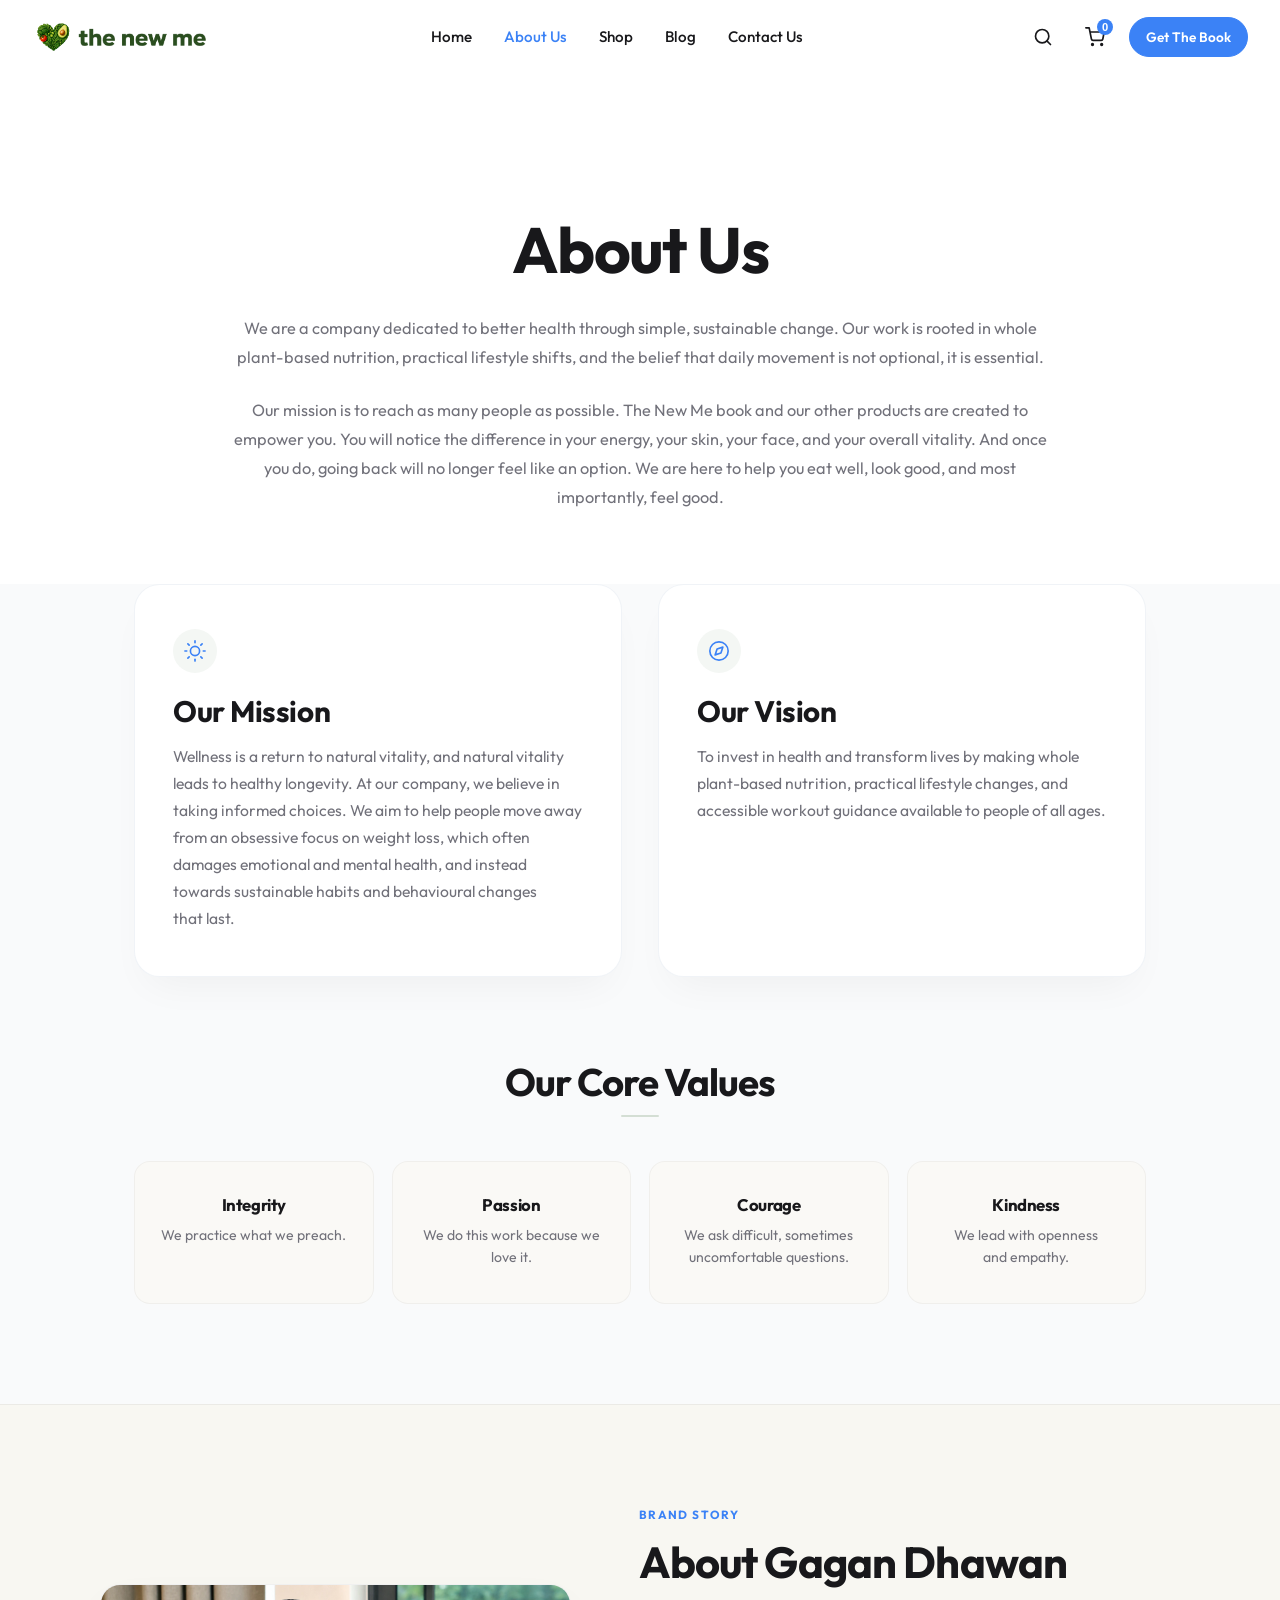
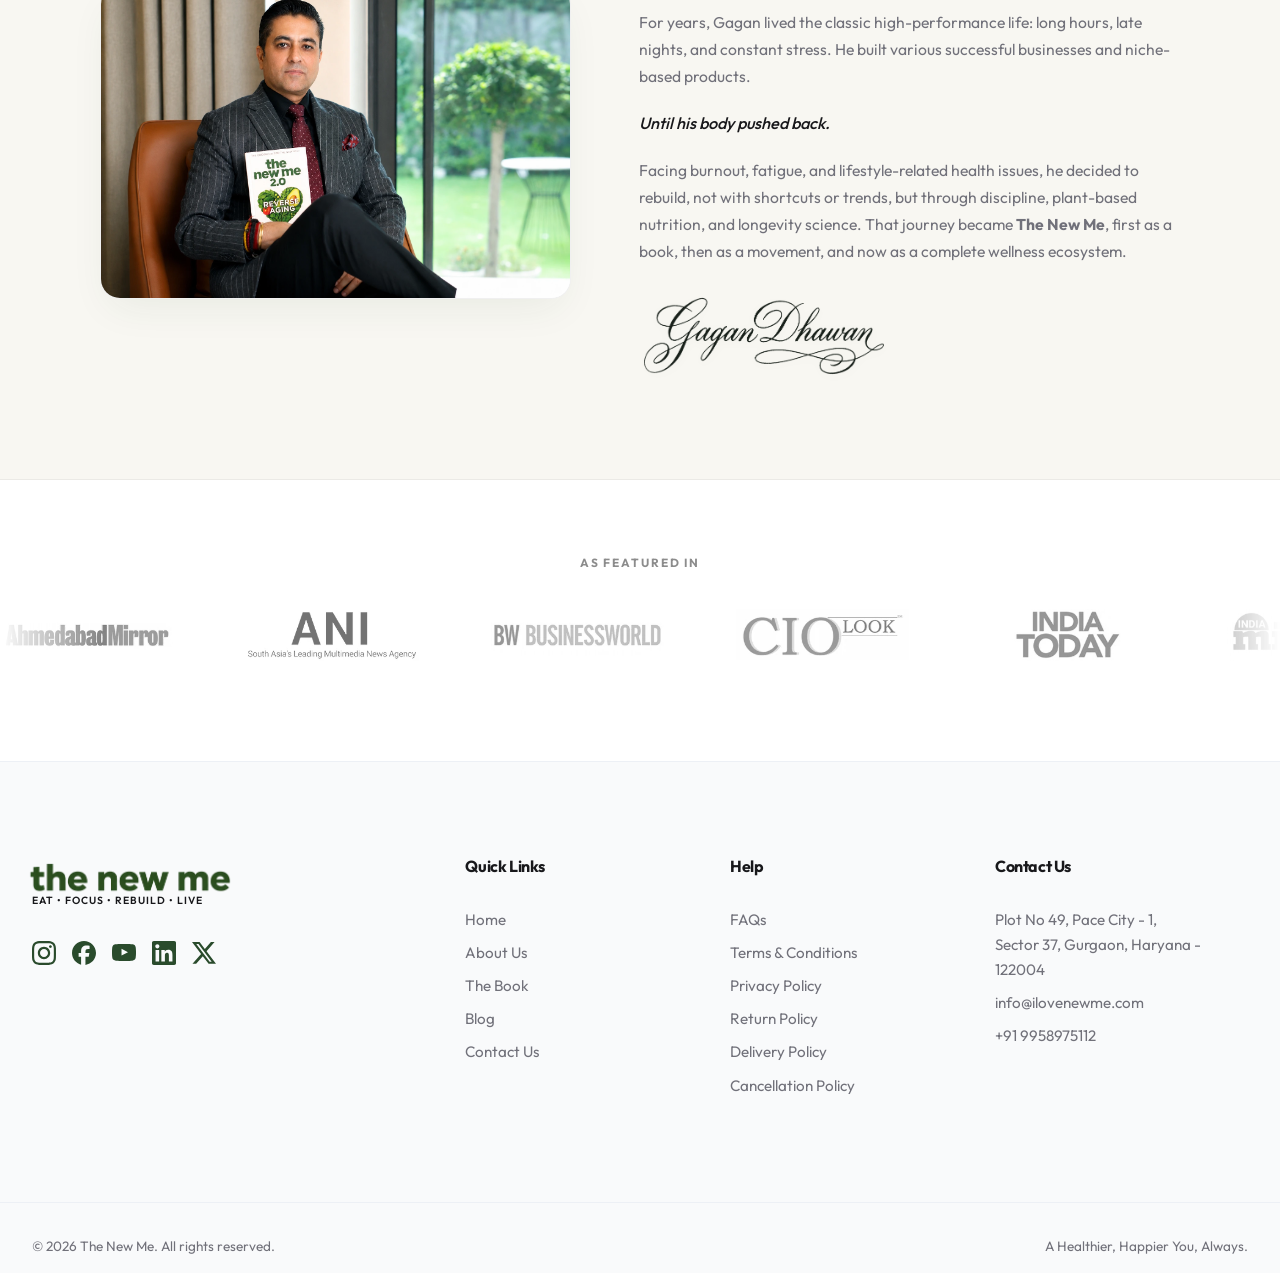
<file: newme_website_file/about.html>
<!DOCTYPE html>
<html lang="en">
<head>
    <meta charset="UTF-8">
    <meta name="viewport" content="width=device-width, initial-scale=1.0">
    <title>About Us | The New Me</title>
    <meta name="description" content="We are dedicated to better health through simple, sustainable change, rooted in whole plant-based nutrition, practical lifestyle shifts, and daily movement.">
    
    <!-- Google Fonts -->
    <link rel="preconnect" href="https://fonts.googleapis.com">
    <link rel="preconnect" href="https://fonts.gstatic.com" crossorigin>
    <link href="https://fonts.googleapis.com/css2?family=JetBrains+Mono:wght@400;500&family=Outfit:wght@400;500;600;700;800&display=swap" rel="stylesheet">
    
    <link rel="stylesheet" href="style.css">
    <style>
        /* ── Page Tokens ── */
        :root {
            --accent-green: var(--accent-signal, #3B82F6);
            --accent-green-hover: var(--accent-signal-hover, #2563EB);
            --text-dark: var(--charcoal-ink, #18181B);
            --text-light: var(--steel-secondary, #71717A);
            --card-border: var(--whisper-border, rgba(226, 232, 240, 0.5));
            --card-radius: var(--radius-card, clamp(1.25rem, 2vw, 2.5rem));
            --card-shadow: 0 20px 40px -15px rgba(0, 0, 0, 0.05);
            --card-shadow-hover: 0 20px 40px -15px rgba(59, 130, 246, 0.12);
        }

        html { scroll-behavior: smooth; }

        /* ── Staggered Reveal Animation ── */
        @keyframes fadeUp {
            from { opacity: 0; transform: translateY(22px); }
            to   { opacity: 1; transform: translateY(0); }
        }
        .reveal {
            opacity: 0;
            animation: fadeUp 0.65s cubic-bezier(0.16, 1, 0.3, 1) forwards;
        }
        .reveal-d1 { animation-delay: 0.1s; }
        .reveal-d2 { animation-delay: 0.2s; }
        .reveal-d3 { animation-delay: 0.3s; }
        .reveal-d4 { animation-delay: 0.4s; }

        /* ── Top Hero / Intro ── */
        .about-hero-section {
            padding: 140px 24px 72px;
            background: #ffffff;
            text-align: center;
        }
        .about-hero-container {
            max-width: 820px;
            margin: 0 auto;
        }
        .about-hero-title {
            font-family: var(--font-heading);
            font-size: clamp(2.8rem, 5vw, 4.4rem);
            color: var(--text-dark);
            font-weight: 700;
            letter-spacing: -0.025em;
            margin: 0 0 28px;
            line-height: 1.12;
            text-wrap: balance;
        }
        .about-hero-p {
            font-family: var(--font-body);
            font-size: clamp(1.02rem, 1.25vw, 1.12rem);
            color: var(--text-light);
            line-height: 1.78;
            margin: 0 auto 24px;
            text-wrap: pretty;
        }
        .about-hero-p:last-of-type {
            margin-bottom: 0;
        }

        /* ── Mission & Vision Cards ── */
        .mission-vision-section {
            max-width: 1060px;
            margin: 0 auto 84px;
            padding: 0 24px;
        }
        .mv-grid {
            display: grid;
            grid-template-columns: 1fr;
            gap: 28px;
        }
        @media (min-width: 768px) {
            .mv-grid {
                grid-template-columns: 1fr 1fr;
                gap: 36px;
            }
        }
        .mv-card {
            background: #ffffff;
            border-radius: var(--card-radius);
            border: 1px solid var(--card-border);
            padding: 44px 38px;
            box-shadow: var(--card-shadow);
            transition: transform 0.35s cubic-bezier(0.16, 1, 0.3, 1), box-shadow 0.35s cubic-bezier(0.16, 1, 0.3, 1);
        }
        .mv-card:hover {
            transform: translateY(-3px);
            box-shadow: var(--card-shadow-hover);
        }
        .mv-icon-wrap {
            width: 44px;
            height: 44px;
            border-radius: 50%;
            background: #f4f7f4;
            color: var(--accent-green);
            display: inline-flex;
            align-items: center;
            justify-content: center;
            margin-bottom: 22px;
        }
        .mv-icon-wrap svg {
            width: 22px;
            height: 22px;
        }
        .mv-card-title {
            font-family: var(--font-heading);
            font-size: 1.85rem;
            font-weight: 700;
            color: var(--text-dark);
            margin: 0 0 16px;
            letter-spacing: -0.015em;
        }
        .mv-card-desc {
            color: var(--text-light);
            font-size: 0.98rem;
            line-height: 1.72;
            margin: 0;
            text-wrap: pretty;
        }

        /* ── Our Core Values Section ── */
        .core-values-section {
            max-width: 1060px;
            margin: 0 auto 100px;
            padding: 0 24px;
            text-align: center;
        }
        .core-values-title {
            font-family: var(--font-heading);
            font-size: clamp(2rem, 3.2vw, 2.4rem);
            font-weight: 700;
            color: var(--text-dark);
            margin: 0 0 12px;
        }
        .values-divider {
            width: 38px;
            height: 2px;
            background: #d4ded4;
            margin: 0 auto 44px;
            border-radius: 2px;
        }
        .values-grid {
            display: grid;
            grid-template-columns: 1fr;
            gap: 18px;
        }
        @media (min-width: 540px) {
            .values-grid {
                grid-template-columns: repeat(2, 1fr);
            }
        }
        @media (min-width: 900px) {
            .values-grid {
                grid-template-columns: repeat(4, 1fr);
            }
        }
        .value-card {
            background: #faf9f6;
            border-radius: 16px;
            border: 1px solid rgba(0, 0, 0, 0.04);
            padding: 34px 22px;
            text-align: center;
            transition: transform 0.3s cubic-bezier(0.16, 1, 0.3, 1), box-shadow 0.3s cubic-bezier(0.16, 1, 0.3, 1);
        }
        .value-card:hover {
            transform: translateY(-2px);
            box-shadow: 0 12px 30px rgba(0, 0, 0, 0.04);
            background: #ffffff;
        }
        .value-card-title {
            font-family: var(--font-body);
            font-size: 1.05rem;
            font-weight: 700;
            color: var(--text-dark);
            margin: 0 0 10px;
        }
        .value-card-desc {
            font-size: 0.88rem;
            color: var(--text-light);
            line-height: 1.55;
            margin: 0;
            text-wrap: pretty;
        }

        /* ── Brand Story Section ── */
        .brand-story-section {
            background: #f8f7f2;
            padding: 100px 24px;
            border-top: 1px solid rgba(0, 0, 0, 0.05);
            border-bottom: 1px solid rgba(0, 0, 0, 0.05);
        }
        .brand-story-inner {
            max-width: 1080px;
            margin: 0 auto;
            display: grid;
            grid-template-columns: 1fr;
            gap: 48px;
            align-items: center;
        }
        @media (min-width: 960px) {
            .brand-story-inner {
                grid-template-columns: 1fr 1.15fr;
                gap: 68px;
            }
        }
        .author-card-frame {
            background: #ffffff;
            border-radius: 20px;
            overflow: hidden;
            border: 1px solid rgba(0, 0, 0, 0.06);
            box-shadow: 0 16px 40px -10px rgba(42, 75, 44, 0.08);
            transition: transform 0.4s ease;
        }
        .author-card-frame:hover {
            transform: translateY(-3px);
        }
        .author-portrait-img {
            width: 100%;
            height: auto;
            display: block;
            object-fit: cover;
        }
        .story-eyebrow {
            display: block;
            font-size: 0.74rem;
            font-weight: 700;
            letter-spacing: 0.12em;
            color: var(--accent-green);
            text-transform: uppercase;
            margin-bottom: 12px;
        }
        .story-title {
            font-family: var(--font-heading);
            font-size: clamp(2.2rem, 3.4vw, 2.9rem);
            font-weight: 700;
            color: var(--text-dark);
            line-height: 1.18;
            margin: 0 0 22px;
            letter-spacing: -0.02em;
            text-wrap: balance;
        }
        .story-p {
            font-family: var(--font-body);
            font-size: 0.98rem;
            color: var(--text-light);
            line-height: 1.72;
            margin: 0 0 18px;
            text-wrap: pretty;
        }
        .story-p-italic {
            font-style: italic;
            font-size: 1.02rem;
            color: var(--text-dark);
            font-weight: 500;
            margin: 20px 0;
            display: block;
        }
        .author-signature-wrap {
            margin-top: 28px;
        }
        .author-signature-img {
            max-width: 250px;
            width: 100%;
            height: auto;
            display: block;
            filter: drop-shadow(0 2px 4px rgba(0, 0, 0, 0.04));
        }

        /* ── As Featured In (Marquee Brands) ── */
        .featured-in {
            padding: 76px 0 84px;
            text-align: center;
            background: #ffffff;
            overflow: hidden;
        }
        .featured-title {
            font-family: var(--font-body);
            font-size: 0.74rem;
            font-weight: 700;
            letter-spacing: 0.16em;
            color: #8c8c8c;
            text-transform: uppercase;
            margin: 0 0 32px;
        }
        .marquee-container {
            overflow: hidden;
            white-space: nowrap;
            position: relative;
            width: 100%;
            padding: 8px 0;
            mask-image: linear-gradient(to right, transparent, black 8%, black 92%, transparent);
            -webkit-mask-image: linear-gradient(to right, transparent, black 8%, black 92%, transparent);
        }
        .marquee-track {
            display: inline-flex;
            align-items: center;
            gap: 4.5rem;
            padding-right: 4.5rem;
            animation: scroll-marquee 40s linear infinite;
        }
        @keyframes scroll-marquee {
            0% { transform: translateX(0); }
            100% { transform: translateX(-50%); }
        }
        .marquee-track img {
            height: 52px;
            width: auto;
            max-width: 180px;
            opacity: 0.55;
            filter: grayscale(100%);
            transition: all 0.3s cubic-bezier(0.16, 1, 0.3, 1);
            object-fit: contain;
        }
        .marquee-track img:hover {
            opacity: 1;
            filter: grayscale(0%);
            transform: scale(1.05);
        }

        /* ── Responsive Refinements ── */
        @media (max-width: 767px) {
            .about-hero-section { padding: 120px 16px 52px; }
            .mission-vision-section { margin-bottom: 64px; }
            .mv-card { padding: 32px 24px; }
            .core-values-section { margin-bottom: 72px; }
            .brand-story-section { padding: 64px 16px; }
            .press-featured-section { padding: 56px 16px; }
            .press-logos-row { gap: 28px; }
        }
        @media (max-width: 374px) {
            .about-hero-section { padding: 100px 12px 40px; }
            .mv-card { padding: 24px 16px; }
            .value-card { padding: 24px 16px; }
            .press-logos-row { gap: 18px; }
        }
    </style>
</head>
<body>
    
    <!-- Header -->
    <header class="header">
        <div class="container header-inner">
            <a href="index.html" class="logo">
                <img fetchpriority="high" decoding="sync" src="DATA/NAV_BAR/heart_logo.webp" alt="Heart Logo" class="logo-heart">
                <img fetchpriority="high" decoding="sync" src="DATA/NAV_BAR/Logo_top_text.webp" alt="the new me" class="logo-text-img">
            </a>
            <nav class="main-nav">
                <a href="index.html" class="nav-link">Home</a>
                <a href="about.html" class="nav-link active">About Us</a>
                <a href="#" class="nav-link">Shop</a>
                <a href="blog.html" class="nav-link">Blog</a>
                <a href="contact.html" class="nav-link">Contact Us</a>
            </nav>
            <div class="header-actions">
                <button class="icon-btn js-open-search" aria-label="Search">
                    <svg width="20" height="20" viewBox="0 0 24 24" fill="none" stroke="currentColor" stroke-width="2" stroke-linecap="round" stroke-linejoin="round"><circle cx="11" cy="11" r="8"></circle><line x1="21" y1="21" x2="16.65" y2="16.65"></line></svg>
                </button>
                <button class="icon-btn cart-btn" aria-label="Cart">
                    <svg width="20" height="20" viewBox="0 0 24 24" fill="none" stroke="currentColor" stroke-width="2" stroke-linecap="round" stroke-linejoin="round"><circle cx="9" cy="21" r="1"></circle><circle cx="20" cy="21" r="1"></circle><path d="M1 1h4l2.68 13.39a2 2 0 0 0 2 1.61h9.72a2 2 0 0 0 2-1.61L23 6H6"></path></svg>
                    <span class="cart-badge">0</span>
                </button>
                <a href="https://www.amazon.in/dp/9364115511/" target="_blank" rel="noopener noreferrer" class="btn btn-primary header-cta-desktop">Get The Book</a>
            </div>
            <!-- Mobile Hamburger -->
            <button class="hamburger-btn" id="hamburgerBtn" aria-label="Open menu" aria-expanded="false">
                <span class="hamburger-line"></span>
                <span class="hamburger-line"></span>
                <span class="hamburger-line"></span>
            </button>
        </div>
    </header>

    <!-- Mobile Navigation Drawer -->
    <div class="mobile-drawer-backdrop" id="drawerBackdrop"></div>
    <nav class="mobile-drawer" id="mobileDrawer" aria-label="Mobile navigation">
        <div class="drawer-header">
            <button class="drawer-close" id="drawerClose" aria-label="Close menu">
                <svg width="24" height="24" viewBox="0 0 24 24" fill="none" stroke="currentColor" stroke-width="2" stroke-linecap="round" stroke-linejoin="round"><line x1="18" y1="6" x2="6" y2="18"></line><line x1="6" y1="6" x2="18" y2="18"></line></svg>
            </button>
        </div>
        <div class="drawer-links">
            <a href="index.html" class="drawer-link">Home</a>
            <a href="about.html" class="drawer-link active">About Us</a>
            <a href="#" class="drawer-link">Shop</a>
            <a href="blog.html" class="drawer-link">Blog</a>
            <a href="contact.html" class="drawer-link">Contact Us</a>
        </div>
        <form class="drawer-search" action="https://ilovenewme.com/" method="GET">
            <input type="text" name="s" placeholder="Search articles..." class="drawer-search-input">
        </form>
        <div class="drawer-cta">
            <a href="https://www.amazon.in/dp/9364115511/" target="_blank" rel="noopener noreferrer" class="btn btn-primary drawer-cta-btn">Get The Book</a>
        </div>
    </nav>

    <!-- Hero / Introduction -->
    <section class="about-hero-section">
        <div class="about-hero-container reveal">
            <h1 class="about-hero-title">About Us</h1>
            <p class="about-hero-p">
                We are a company dedicated to better health through simple, sustainable change. Our work is rooted in whole plant-based nutrition, practical lifestyle shifts, and the belief that daily movement is not optional, it is essential.
            </p>
            <p class="about-hero-p">
                Our mission is to reach as many people as possible. The New Me book and our other products are created to empower you. You will notice the difference in your energy, your skin, your face, and your overall vitality. And once you do, going back will no longer feel like an option. We are here to help you eat well, look good, and most importantly, feel good.
            </p>
        </div>
    </section>

    <!-- Our Mission & Vision Cards -->
    <section class="mission-vision-section">
        <div class="mv-grid">
            
            <!-- Mission Card -->
            <div class="mv-card reveal reveal-d1">
                <div class="mv-icon-wrap" aria-hidden="true">
                    <svg viewBox="0 0 24 24" fill="none" stroke="currentColor" stroke-width="1.8" stroke-linecap="round" stroke-linejoin="round">
                        <circle cx="12" cy="12" r="5"></circle>
                        <line x1="12" y1="1" x2="12" y2="3"></line>
                        <line x1="12" y1="21" x2="12" y2="23"></line>
                        <line x1="4.22" y1="4.22" x2="5.64" y2="5.64"></line>
                        <line x1="18.36" y1="18.36" x2="19.78" y2="19.78"></line>
                        <line x1="1" y1="12" x2="3" y2="12"></line>
                        <line x1="21" y1="12" x2="23" y2="12"></line>
                        <line x1="4.22" y1="19.78" x2="5.64" y2="18.36"></line>
                        <line x1="18.36" y1="5.64" x2="19.78" y2="4.22"></line>
                    </svg>
                </div>
                <h2 class="mv-card-title">Our Mission</h2>
                <p class="mv-card-desc">
                    Wellness is a return to natural vitality, and natural vitality leads to healthy longevity. At our company, we believe in taking informed choices. We aim to help people move away from an obsessive focus on weight loss, which often damages emotional and mental health, and instead towards sustainable habits and behavioural changes that last.
                </p>
            </div>

            <!-- Vision Card -->
            <div class="mv-card reveal reveal-d2">
                <div class="mv-icon-wrap" aria-hidden="true">
                    <svg viewBox="0 0 24 24" fill="none" stroke="currentColor" stroke-width="1.8" stroke-linecap="round" stroke-linejoin="round">
                        <circle cx="12" cy="12" r="10"></circle>
                        <polygon points="16.24 7.76 14.12 14.12 7.76 16.24 9.88 9.88 16.24 7.76"></polygon>
                    </svg>
                </div>
                <h2 class="mv-card-title">Our Vision</h2>
                <p class="mv-card-desc">
                    To invest in health and transform lives by making whole plant-based nutrition, practical lifestyle changes, and accessible workout guidance available to people of all ages.
                </p>
            </div>

        </div>
    </section>

    <!-- Our Core Values -->
    <section class="core-values-section">
        <div class="reveal reveal-d1">
            <h2 class="core-values-title">Our Core Values</h2>
            <div class="values-divider"></div>
        </div>
        <div class="values-grid">
            <div class="value-card reveal reveal-d1">
                <h3 class="value-card-title">Integrity</h3>
                <p class="value-card-desc">We practice what we preach.</p>
            </div>
            <div class="value-card reveal reveal-d2">
                <h3 class="value-card-title">Passion</h3>
                <p class="value-card-desc">We do this work because we love it.</p>
            </div>
            <div class="value-card reveal reveal-d3">
                <h3 class="value-card-title">Courage</h3>
                <p class="value-card-desc">We ask difficult, sometimes uncomfortable questions.</p>
            </div>
            <div class="value-card reveal reveal-d4">
                <h3 class="value-card-title">Kindness</h3>
                <p class="value-card-desc">We lead with openness and empathy.</p>
            </div>
        </div>
    </section>

    <!-- Brand Story: About Gagan Dhawan -->
    <section class="brand-story-section">
        <div class="brand-story-inner">
            
            <!-- Left: Author Image -->
            <div class="author-card-frame reveal reveal-d1">
                <img loading="lazy" src="DATA/Author_Images/3.webp" alt="Gagan Dhawan, founder of The New Me" class="author-portrait-img">
            </div>

            <!-- Right: Story & Fountain Pen Autograph -->
            <div class="brand-story-content reveal reveal-d2">
                <span class="story-eyebrow">Brand Story</span>
                <h2 class="story-title">About Gagan Dhawan</h2>
                
                <p class="story-p">
                    For years, Gagan lived the classic high-performance life: long hours, late nights, and constant stress. He built various successful businesses and niche-based products.
                </p>
                
                <span class="story-p-italic">Until his body pushed back.</span>
                
                <p class="story-p">
                    Facing burnout, fatigue, and lifestyle-related health issues, he decided to rebuild, not with shortcuts or trends, but through discipline, plant-based nutrition, and longevity science. That journey became <strong>The New Me</strong>, first as a book, then as a movement, and now as a complete wellness ecosystem.
                </p>

                <!-- Premium Fountain Pen Autograph -->
                <div class="author-signature-wrap">
                    <img src="DATA/gagan_dhawan_signature.png" alt="Gagan Dhawan Signature" class="author-signature-img">
                </div>
            </div>

        </div>
    </section>

    <!-- As Featured In (Marquee Brands) -->
    <section class="featured-in text-center reveal">
        <div class="container">
            <h3 class="featured-title">As Featured In</h3>
        </div>
        <div class="marquee-container">
            <div class="marquee-track">
                <!-- Original set -->
                <img loading="lazy" src="DATA/Marquee_Brands/AHMEDABAD-MIRROR-LOGO.webp" alt="Ahmedabad Mirror">
                <img loading="lazy" src="DATA/Marquee_Brands/ANI-LOGO.webp" alt="ANI">
                <img loading="lazy" src="DATA/Marquee_Brands/BUSINESSWORLD-LOGO.webp" alt="Businessworld">
                <img loading="lazy" src="DATA/Marquee_Brands/CIOLOOK-LOGO.webp" alt="CIO Look">
                <img loading="lazy" src="DATA/Marquee_Brands/INDIA-TODAY-LOGO.webp" alt="India Today">
                <img loading="lazy" src="DATA/Marquee_Brands/MIDDAY-LOGO.webp" alt="Midday">
                <img loading="lazy" src="DATA/Marquee_Brands/OUTLOOK-LOGO.webp" alt="Outlook">
                <img loading="lazy" src="DATA/Marquee_Brands/ideapreneurindia-logo.webp" alt="Ideapreneur India">
                <img loading="lazy" src="DATA/Marquee_Brands/onlinenews9-logo.webp" alt="Online News 9">
                <img loading="lazy" src="DATA/Marquee_Brands/theknowledgereviewmagazine-logo.webp" alt="The Knowledge Review Magazine">
                <!-- Duplicate set for seamless loop -->
                <img loading="lazy" src="DATA/Marquee_Brands/AHMEDABAD-MIRROR-LOGO.webp" alt="Ahmedabad Mirror">
                <img loading="lazy" src="DATA/Marquee_Brands/ANI-LOGO.webp" alt="ANI">
                <img loading="lazy" src="DATA/Marquee_Brands/BUSINESSWORLD-LOGO.webp" alt="Businessworld">
                <img loading="lazy" src="DATA/Marquee_Brands/CIOLOOK-LOGO.webp" alt="CIO Look">
                <img loading="lazy" src="DATA/Marquee_Brands/INDIA-TODAY-LOGO.webp" alt="India Today">
                <img loading="lazy" src="DATA/Marquee_Brands/MIDDAY-LOGO.webp" alt="Midday">
                <img loading="lazy" src="DATA/Marquee_Brands/OUTLOOK-LOGO.webp" alt="Outlook">
                <img loading="lazy" src="DATA/Marquee_Brands/ideapreneurindia-logo.webp" alt="Ideapreneur India">
                <img loading="lazy" src="DATA/Marquee_Brands/onlinenews9-logo.webp" alt="Online News 9">
                <img loading="lazy" src="DATA/Marquee_Brands/theknowledgereviewmagazine-logo.webp" alt="The Knowledge Review Magazine">
            </div>
        </div>
    </section>

    <!-- Footer -->
    <footer class="footer">
        <div class="container footer-grid">
            <div class="footer-col">
                <div class="footer-logo">
                    <img loading="lazy" src="DATA/NAV_BAR/Logo_top_text.webp" alt="the new me" class="footer-logo-img">
                    <span class="logo-subtext">EAT • FOCUS • REBUILD • LIVE</span>
                </div>
                <div class="social-links">
                    <a href="https://www.instagram.com/ilovenewme?stkn=bnNyZGUxMHY4ZGZn&utm_source=qr" target="_blank"><img loading="lazy" src="DATA/About_Us/instagram.svg" alt="Instagram" class="social-icon"></a>
                    <a href="https://www.facebook.com/share/1DnkznQLPR/?mibextid=wwXIfr" target="_blank"><img loading="lazy" src="DATA/About_Us/facebook.svg" alt="Facebook" class="social-icon"></a>
                    <a href="#"><img loading="lazy" src="DATA/About_Us/youtube.svg" alt="YouTube" class="social-icon"></a>
                    <a href="#"><img loading="lazy" src="DATA/About_Us/linked_in.svg" alt="LinkedIn" class="social-icon"></a>
                    <a href="#"><img loading="lazy" src="DATA/About_Us/x.svg" alt="X (Twitter)" class="social-icon"></a>
                </div>
            </div>
            <div class="footer-col">
                <h4>Quick Links</h4>
                <a href="index.html">Home</a>
                <a href="about.html">About Us</a>
                <a href="https://www.amazon.in/dp/9364115511/" target="_blank" rel="noopener noreferrer">The Book</a>
                <a href="blog.html">Blog</a>
                <a href="contact.html">Contact Us</a>
            </div>
            <div class="footer-col">
                <h4>Help</h4>
                <a href="#">FAQs</a>
                <a href="#">Terms & Conditions</a>
                <a href="#">Privacy Policy</a>
                <a href="#">Return Policy</a>
                <a href="#">Delivery Policy</a>
                <a href="#">Cancellation Policy</a>
            </div>
            <div class="footer-col">
                <h4>Contact Us</h4>
                <p>Plot No 49, Pace City - 1,<br>Sector 37, Gurgaon, Haryana - 122004</p>
                <p>info@ilovenewme.com</p>
                <p>+91 9958975112</p>
            </div>
        </div>
        <div class="container footer-bottom">
            <p>&copy; 2026 The New Me. All rights reserved.</p>
            <p>A Healthier, Happier You, Always.</p>
        </div>
    </footer>
    
    <!-- Search Overlay -->
    <div class="search-overlay hidden" id="searchOverlay">
        <button class="search-close" id="searchClose" aria-label="Close search">
            <svg width="32" height="32" viewBox="0 0 24 24" fill="none" stroke="currentColor" stroke-width="2" stroke-linecap="round" stroke-linejoin="round"><line x1="18" y1="6" x2="6" y2="18"></line><line x1="6" y1="6" x2="18" y2="18"></line></svg>
        </button>
        <div class="search-overlay-content">
            <h2 class="search-title">What are you looking for?</h2>
            <form class="search-form" action="https://ilovenewme.com/" method="GET">
                <input type="text" name="s" placeholder="Search articles, topics..." class="search-input-large" id="searchInputDesktop">
                <button type="submit" class="search-submit-btn" aria-label="Submit search">
                    <svg width="28" height="28" viewBox="0 0 24 24" fill="none" stroke="currentColor" stroke-width="2" stroke-linecap="round" stroke-linejoin="round"><circle cx="11" cy="11" r="8"></circle><line x1="21" y1="21" x2="16.65" y2="16.65"></line></svg>
                </button>
            </form>
        </div>
    </div>

    <script src="script.js"></script>
</body>
</html>
</file>
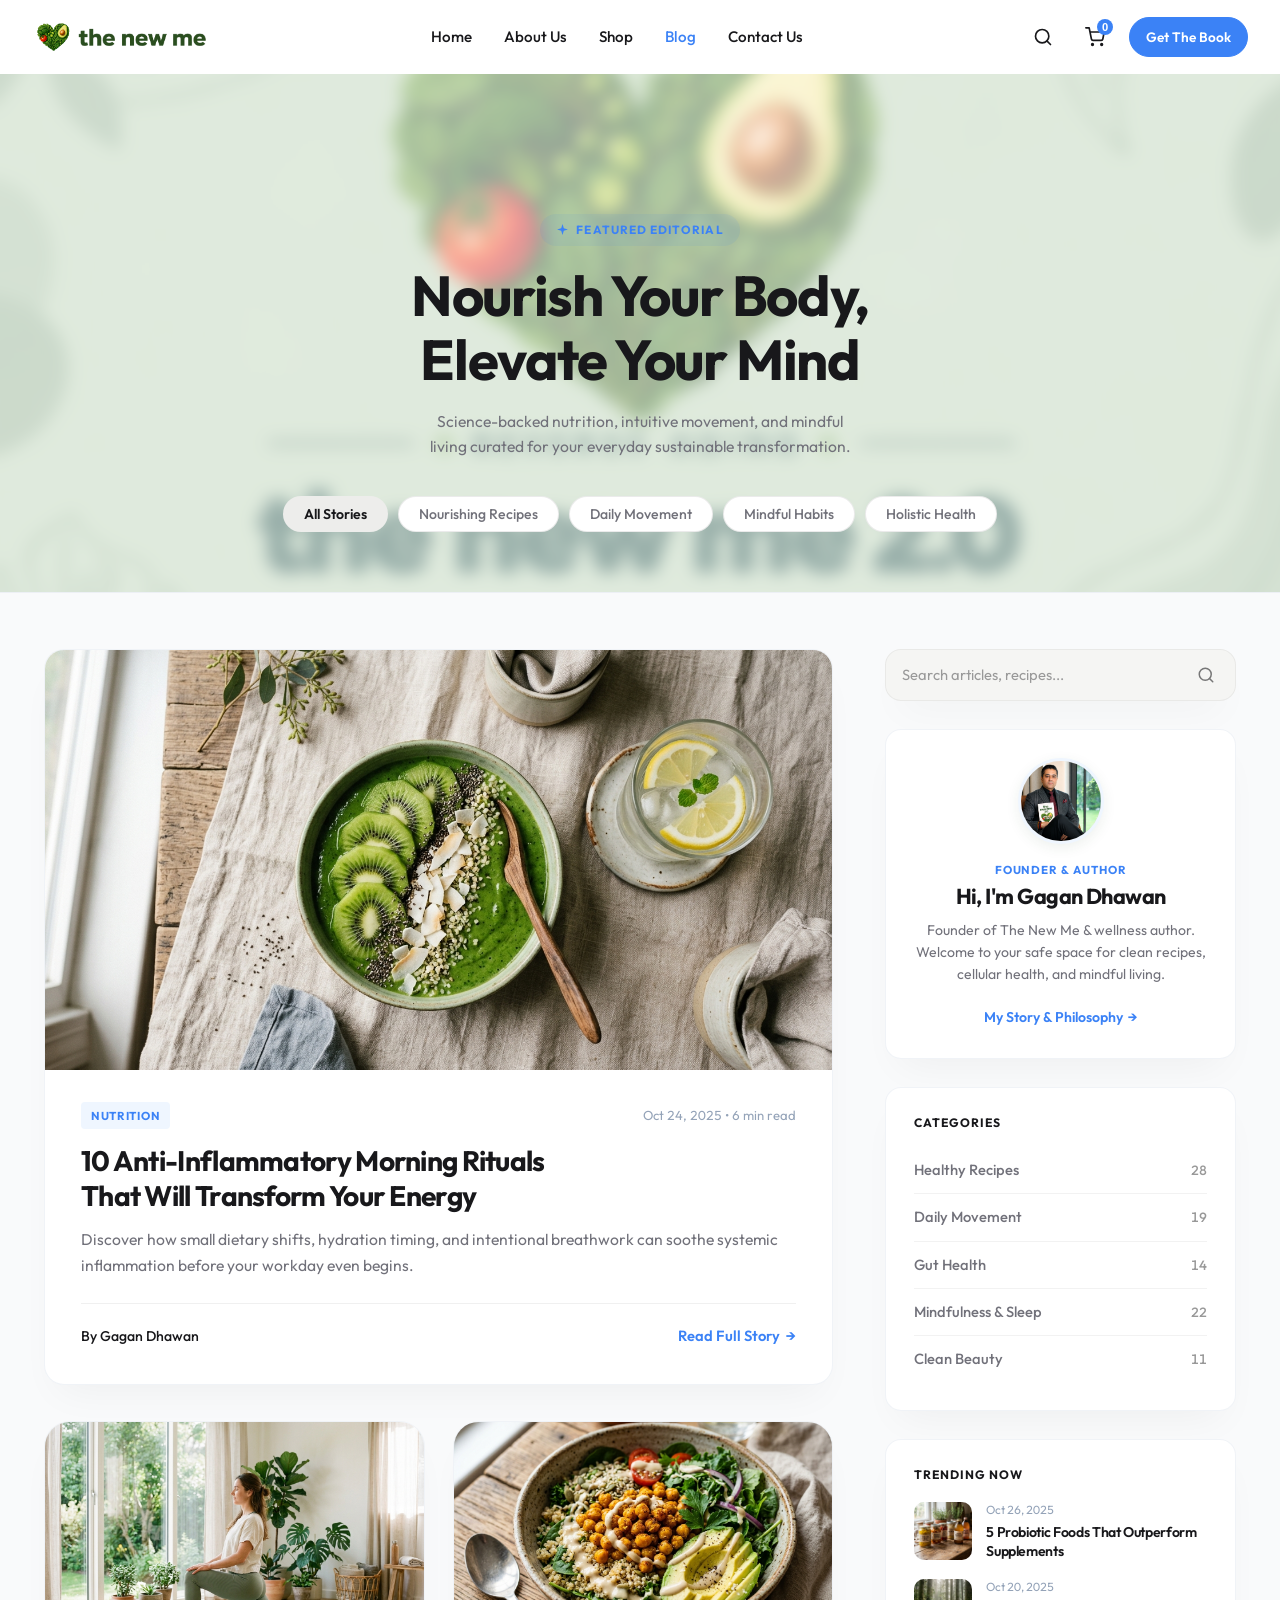
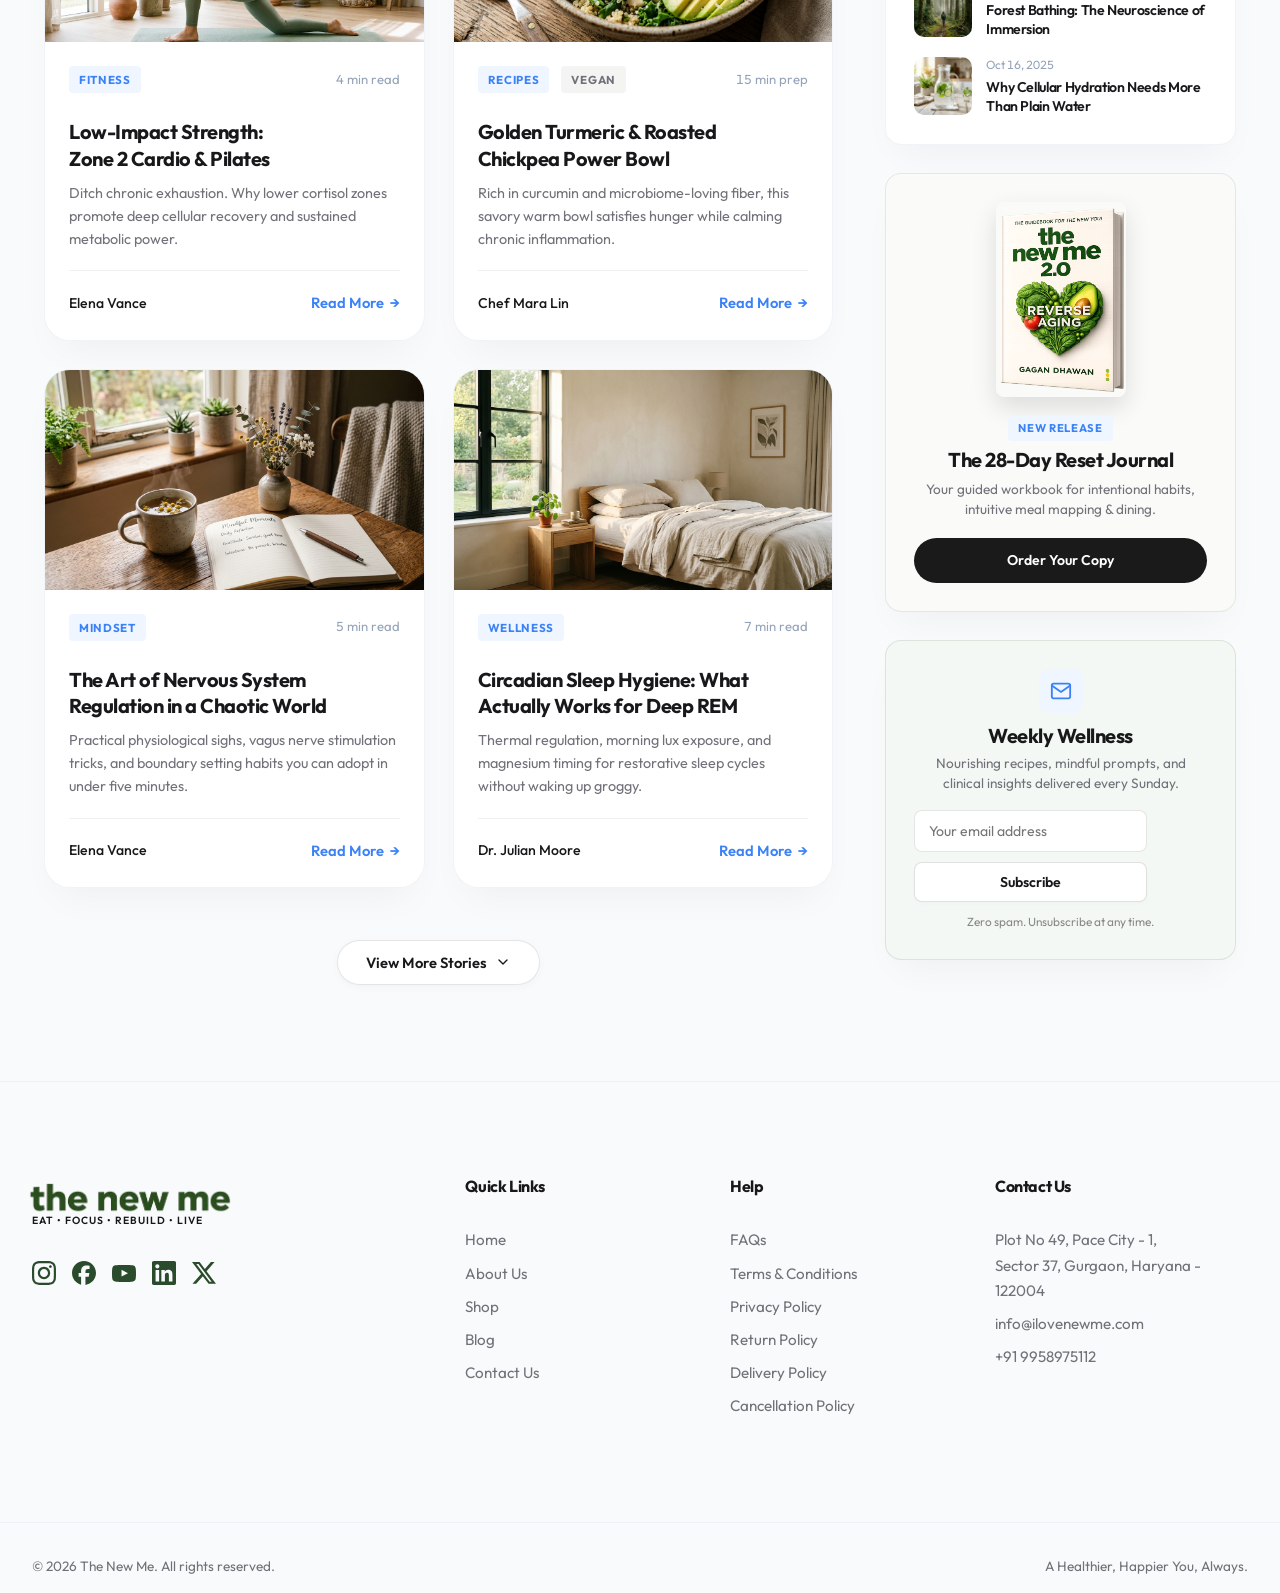
<file: newme_website_file/blog.html>
<!DOCTYPE html>
<html lang="en">

<head>
    <meta charset="UTF-8">
    <meta name="viewport" content="width=device-width, initial-scale=1.0">
    <title>Blog | The New Me</title>
    <meta name="description"
        content="Science-backed nutrition, intuitive movement, and mindful living curated for your everyday sustainable transformation.">

    <!-- Google Fonts -->
    <link rel="preconnect" href="https://fonts.googleapis.com">
    <link rel="preconnect" href="https://fonts.gstatic.com" crossorigin>
    <link
        href="https://fonts.googleapis.com/css2?family=JetBrains+Mono:wght@400;500&family=Outfit:wght@400;500;600;700;800&display=swap"
        rel="stylesheet">

    <link rel="stylesheet" href="style.css">
    <style>
        /* ── Page Tokens ── */
        :root {
            --accent-green: var(--accent-signal, #3B82F6);
            --accent-green-hover: var(--accent-signal-hover, #2563EB);
            --accent-green-soft: rgba(59, 130, 246, 0.08);
            --accent-green-tag: #eff6ff;
            --text-dark: var(--charcoal-ink, #18181B);
            --text-light: var(--steel-secondary, #71717A);
            --text-muted: var(--muted-slate, #94A3B8);
            --card-border: var(--whisper-border, rgba(226, 232, 240, 0.5));
            --card-radius: var(--radius-card, clamp(1.25rem, 2vw, 2.5rem));
            --card-shadow: 0 20px 40px -15px rgba(0, 0, 0, 0.05);
            --card-shadow-hover: 0 20px 40px -15px rgba(59, 130, 246, 0.12);
        }

        html {
            scroll-behavior: smooth;
        }

        /* ── Staggered Entrance Animations ── */
        @keyframes editorialFadeUp {
            from {
                opacity: 0;
                transform: translateY(22px);
            }

            to {
                opacity: 1;
                transform: translateY(0);
            }
        }

        .reveal {
            opacity: 0;
            animation: editorialFadeUp 0.65s cubic-bezier(0.16, 1, 0.3, 1) forwards;
        }

        .reveal-d1 {
            animation-delay: 0.08s;
        }

        .reveal-d2 {
            animation-delay: 0.16s;
        }

        .reveal-d3 {
            animation-delay: 0.24s;
        }

        .reveal-d4 {
            animation-delay: 0.32s;
        }

        .reveal-d5 {
            animation-delay: 0.40s;
        }

        /* ── Hero / Editorial Banner ── */
        .blog-editorial-hero {
            background-color: var(--bg-off-white, #f8f7f2);
            padding: 140px 24px 60px;
            text-align: center;
            border-bottom: 1px solid var(--border-light, #e0e0e0);
            position: relative;
            overflow: hidden;
        }

        .blog-editorial-hero::before {
            content: "";
            position: absolute;
            top: 0;
            left: 0;
            width: 100%;
            height: 100%;
            background: url('DATA/blog-hero-bg.jpg') no-repeat center center / cover;
            filter: blur(8px);
            transform: scale(1.08);
            opacity: 0.4;
            z-index: 0;
            pointer-events: none;
        }

        .hero-inner-container {
            position: relative;
            z-index: 1;
            max-width: 820px;
            margin: 0 auto;
        }

        .hero-badge {
            display: inline-flex;
            align-items: center;
            gap: 7px;
            background: var(--accent-green-soft);
            color: var(--accent-green);
            padding: 6px 16px;
            border-radius: 999px;
            font-size: 0.74rem;
            font-weight: 700;
            letter-spacing: 0.09em;
            text-transform: uppercase;
            margin-bottom: 18px;
        }

        .hero-badge svg {
            width: 13px;
            height: 13px;
        }

        .blog-hero-title {
            font-family: var(--font-heading);
            font-size: clamp(2.4rem, 4.4vw, 3.8rem);
            color: var(--text-dark);
            font-weight: 700;
            line-height: 1.15;
            letter-spacing: -0.025em;
            margin: 0 0 16px;
            text-wrap: balance;
        }

        .blog-hero-subtitle {
            font-family: var(--font-body);
            font-size: clamp(0.98rem, 1.2vw, 1.12rem);
            color: var(--text-light);
            line-height: 1.62;
            max-width: 640px;
            margin: 0 auto 36px;
            text-wrap: balance;
        }

        /* ── Category Filter Pills ── */
        .blog-filter-pills {
            display: flex;
            flex-wrap: wrap;
            justify-content: center;
            align-items: center;
            gap: 10px;
        }

        .filter-pill {
            background: var(--bg-white, #ffffff);
            border: 1px solid rgba(0, 0, 0, 0.08);
            color: var(--text-light);
            font-family: var(--font-body);
            font-size: 0.88rem;
            font-weight: 500;
            padding: 8px 20px;
            border-radius: 999px;
            cursor: pointer;
            transition: all 0.25s cubic-bezier(0.16, 1, 0.3, 1);
            text-decoration: none;
            user-select: none;
        }

        .filter-pill:hover {
            border-color: var(--accent-green);
            color: var(--accent-green);
            transform: translateY(-1px);
        }

        .filter-pill.active {
            background: #ededeb;
            color: var(--text-dark);
            border-color: transparent;
            font-weight: 600;
        }

        /* ── Main Layout: 2 Columns ── */
        .blog-main-layout {
            max-width: 1240px;
            margin: 0 auto;
            padding: 56px 24px 96px;
            display: grid;
            grid-template-columns: 1fr;
            gap: 40px;
        }

        @media (min-width: 1024px) {
            .blog-main-layout {
                grid-template-columns: 2.25fr 1fr;
                gap: 52px;
                align-items: start;
            }
        }

        /* ── Left Column: Articles Stream ── */
        .blog-feed-column {
            display: flex;
            flex-direction: column;
            gap: 36px;
        }

        /* ── Featured Top Card ── */
        .featured-card {
            background: var(--bg-white, #ffffff);
            border-radius: 20px;
            overflow: hidden;
            border: 1px solid var(--card-border);
            box-shadow: var(--card-shadow);
            transition: transform 0.4s cubic-bezier(0.16, 1, 0.3, 1), box-shadow 0.4s cubic-bezier(0.16, 1, 0.3, 1);
        }

        .featured-card:hover {
            transform: translateY(-4px);
            box-shadow: var(--card-shadow-hover);
        }

        .featured-card-img-wrap {
            height: clamp(260px, 35vw, 420px);
            overflow: hidden;
            background: #f1f0ea;
        }

        .featured-card-img-wrap img {
            width: 100%;
            height: 100%;
            object-fit: cover;
            display: block;
            transition: transform 0.6s cubic-bezier(0.16, 1, 0.3, 1);
        }

        .featured-card:hover .featured-card-img-wrap img {
            transform: scale(1.025);
        }

        .featured-card-body {
            padding: 32px 36px 36px;
        }

        .post-meta-row {
            display: flex;
            align-items: center;
            justify-content: space-between;
            margin-bottom: 14px;
        }

        .category-badge {
            display: inline-block;
            background: var(--accent-green-tag);
            color: var(--accent-green);
            font-size: 0.72rem;
            font-weight: 700;
            letter-spacing: 0.06em;
            padding: 4px 10px;
            border-radius: 4px;
            text-transform: uppercase;
        }

        .category-badge.badge-sub {
            background: #f4f4f2;
            color: var(--text-light);
            margin-left: 6px;
        }

        .meta-dot-info {
            color: var(--text-muted);
            font-size: 0.82rem;
            font-variant-numeric: tabular-nums;
        }

        .featured-title {
            font-family: var(--font-heading);
            font-size: clamp(1.5rem, 2.2vw, 2rem);
            color: var(--text-dark);
            font-weight: 700;
            line-height: 1.25;
            margin: 0 0 14px;
            text-wrap: balance;
        }

        .featured-title a {
            color: inherit;
            text-decoration: none;
            transition: color 0.2s;
        }

        .featured-title a:hover {
            color: var(--accent-green);
        }

        .featured-excerpt {
            color: var(--text-light);
            font-size: 0.98rem;
            line-height: 1.65;
            margin-bottom: 24px;
            text-wrap: pretty;
        }

        .post-footer-row {
            display: flex;
            justify-content: space-between;
            align-items: center;
            border-top: 1px solid rgba(0, 0, 0, 0.06);
            padding-top: 20px;
        }

        .author-byline {
            color: var(--text-dark);
            font-size: 0.88rem;
            font-weight: 500;
        }

        .read-story-link {
            color: var(--accent-green);
            font-size: 0.92rem;
            font-weight: 600;
            text-decoration: none;
            display: inline-flex;
            align-items: center;
            gap: 6px;
            transition: gap 0.25s, opacity 0.2s;
        }

        .read-story-link:hover {
            gap: 10px;
            opacity: 0.85;
        }

        /* ── 2x2 Article Grid ── */
        .blog-article-grid {
            display: grid;
            grid-template-columns: 1fr;
            gap: 28px;
        }

        @media (min-width: 640px) {
            .blog-article-grid {
                grid-template-columns: 1fr 1fr;
            }
        }

        .editorial-card {
            background: var(--bg-white, #ffffff);
            border-radius: var(--card-radius);
            overflow: hidden;
            border: 1px solid var(--card-border);
            box-shadow: var(--card-shadow);
            display: flex;
            flex-direction: column;
            transition: transform 0.4s cubic-bezier(0.16, 1, 0.3, 1), box-shadow 0.4s cubic-bezier(0.16, 1, 0.3, 1);
        }

        .editorial-card:hover {
            transform: translateY(-4px);
            box-shadow: var(--card-shadow-hover);
        }

        .editorial-card-img-wrap {
            height: 220px;
            overflow: hidden;
            background: #f1f0ea;
        }

        .editorial-card-img-wrap img {
            width: 100%;
            height: 100%;
            object-fit: cover;
            display: block;
            transition: transform 0.6s cubic-bezier(0.16, 1, 0.3, 1);
        }

        .editorial-card:hover .editorial-card-img-wrap img {
            transform: scale(1.03);
        }

        .editorial-card-body {
            padding: 24px;
            flex: 1;
            display: flex;
            flex-direction: column;
        }

        .badge-group {
            display: flex;
            align-items: center;
            gap: 6px;
        }

        .editorial-card-title {
            font-family: var(--font-heading);
            font-size: 1.25rem;
            font-weight: 700;
            color: var(--text-dark);
            line-height: 1.32;
            margin: 12px 0 10px;
            text-wrap: balance;
        }

        .editorial-card-title a {
            color: inherit;
            text-decoration: none;
            transition: color 0.2s;
        }

        .editorial-card-title a:hover {
            color: var(--accent-green);
        }

        .editorial-card-excerpt {
            color: var(--text-light);
            font-size: 0.9rem;
            line-height: 1.58;
            margin-bottom: 20px;
            flex: 1;
            text-wrap: pretty;
        }

        /* ── Expandable Stories Container ── */
        .hidden-stories {
            display: none;
            opacity: 0;
            transition: opacity 0.5s ease;
        }

        .hidden-stories.active {
            display: grid;
            opacity: 1;
            grid-template-columns: 1fr;
            gap: 28px;
            animation: editorialFadeUp 0.5s ease forwards;
        }

        @media (min-width: 640px) {
            .hidden-stories.active {
                grid-template-columns: 1fr 1fr;
            }
        }

        /* ── View More Button ── */
        .view-more-container {
            text-align: center;
            padding-top: 16px;
        }

        .btn-view-more {
            background: var(--bg-white, #ffffff);
            border: 1px solid rgba(0, 0, 0, 0.1);
            border-radius: 999px;
            padding: 12px 28px;
            font-family: var(--font-body);
            font-size: 0.92rem;
            font-weight: 600;
            color: var(--text-dark);
            cursor: pointer;
            display: inline-flex;
            align-items: center;
            gap: 8px;
            box-shadow: 0 2px 8px rgba(0, 0, 0, 0.03);
            transition: all 0.25s cubic-bezier(0.16, 1, 0.3, 1);
        }

        .btn-view-more svg {
            transition: transform 0.3s ease;
        }

        .btn-view-more:hover {
            border-color: var(--accent-green);
            color: var(--accent-green);
            transform: translateY(-2px);
            box-shadow: 0 8px 24px rgba(42, 75, 44, 0.08);
        }

        .btn-view-more.expanded svg {
            transform: rotate(180deg);
        }

        /* ── Right Column: Sidebar ── */
        .blog-sidebar-column {
            display: flex;
            flex-direction: column;
            gap: 28px;
        }

        .sidebar-card {
            background: var(--bg-white, #ffffff);
            border-radius: 16px;
            border: 1px solid var(--card-border);
            padding: 28px;
            box-shadow: var(--card-shadow);
        }

        .sidebar-heading {
            font-family: var(--font-body);
            font-size: 0.76rem;
            font-weight: 700;
            letter-spacing: 0.08em;
            color: var(--text-dark);
            text-transform: uppercase;
            margin: 0 0 18px;
        }

        /* Sidebar: Search */
        .sidebar-search-card {
            padding: 12px 16px;
            background: #f5f5f3;
            border: 1px solid rgba(0, 0, 0, 0.05);
        }

        .sidebar-search-form {
            display: flex;
            align-items: center;
            width: 100%;
        }

        .sidebar-search-input {
            width: 100%;
            background: transparent;
            border: none;
            outline: none;
            font-family: var(--font-body);
            font-size: 0.92rem;
            color: var(--text-dark);
        }

        .sidebar-search-input::placeholder {
            color: #999999;
        }

        .sidebar-search-btn {
            background: transparent;
            border: none;
            color: #777777;
            cursor: pointer;
            display: flex;
            align-items: center;
            padding: 4px;
            transition: color 0.2s;
        }

        .sidebar-search-btn:hover {
            color: var(--accent-green);
        }

        /* Sidebar: Founder Card */
        .founder-profile-card {
            text-align: center;
        }

        .founder-avatar-wrap {
            width: 86px;
            height: 86px;
            border-radius: 50%;
            overflow: hidden;
            margin: 0 auto 16px;
            border: 3px solid var(--accent-green-tag);
            box-shadow: 0 4px 14px rgba(42, 75, 44, 0.08);
            background: #eae8e1;
        }

        .founder-avatar-img {
            width: 100%;
            height: 100%;
            object-fit: cover;
            object-position: top center;
        }

        .sidebar-kicker {
            display: block;
            color: var(--accent-green);
            font-size: 0.72rem;
            font-weight: 700;
            letter-spacing: 0.08em;
            text-transform: uppercase;
            margin-bottom: 6px;
        }

        .founder-card-name {
            font-family: var(--font-heading);
            font-size: 1.35rem;
            font-weight: 700;
            color: var(--text-dark);
            margin: 0 0 10px;
        }

        .founder-card-bio {
            color: var(--text-light);
            font-size: 0.88rem;
            line-height: 1.58;
            margin: 0 0 18px;
            text-wrap: pretty;
        }

        .founder-link {
            color: var(--accent-green);
            font-size: 0.88rem;
            font-weight: 600;
            text-decoration: none;
            display: inline-flex;
            align-items: center;
            gap: 5px;
            transition: gap 0.2s, opacity 0.2s;
        }

        .founder-link:hover {
            gap: 8px;
            opacity: 0.85;
        }

        /* Sidebar: Categories */
        .categories-list {
            list-style: none;
            padding: 0;
            margin: 0;
        }

        .categories-list li {
            border-bottom: 1px solid rgba(0, 0, 0, 0.05);
        }

        .categories-list li:last-child {
            border-bottom: none;
        }

        .cat-link {
            display: flex;
            justify-content: space-between;
            align-items: center;
            padding: 11px 0;
            color: var(--text-light);
            text-decoration: none;
            font-size: 0.92rem;
            font-weight: 500;
            transition: color 0.2s, padding-left 0.2s;
        }

        .cat-link:hover {
            color: var(--accent-green);
            padding-left: 4px;
        }

        .cat-count {
            color: #999999;
            font-size: 0.84rem;
            font-variant-numeric: tabular-nums;
        }

        /* Sidebar: Trending Now */
        .trending-list {
            display: flex;
            flex-direction: column;
            gap: 16px;
        }

        .trending-item {
            display: flex;
            gap: 14px;
            align-items: center;
        }

        .trending-thumb-wrap {
            width: 58px;
            height: 58px;
            flex-shrink: 0;
            border-radius: 10px;
            overflow: hidden;
            background: #f1f0ea;
        }

        .trending-thumb {
            width: 100%;
            height: 100%;
            object-fit: cover;
            display: block;
            transition: transform 0.4s ease;
        }

        .trending-item:hover .trending-thumb {
            transform: scale(1.06);
        }

        .trending-content {
            flex: 1;
            min-width: 0;
        }

        .trending-date {
            display: block;
            font-size: 0.74rem;
            color: var(--text-muted);
            margin-bottom: 4px;
            font-variant-numeric: tabular-nums;
        }

        .trending-title {
            font-family: var(--font-body);
            font-size: 0.88rem;
            font-weight: 600;
            line-height: 1.35;
            margin: 0;
            color: var(--text-dark);
        }

        .trending-title a {
            color: inherit;
            text-decoration: none;
            transition: color 0.2s;
        }

        .trending-title a:hover {
            color: var(--accent-green);
        }

        /* Sidebar: 28-Day Reset Journal Promo */
        .promo-book-card {
            background: #fafaf8;
            text-align: center;
            border: 1px solid rgba(0, 0, 0, 0.08);
        }

        .promo-book-img-wrap {
            max-width: 130px;
            margin: 0 auto 16px;
            border-radius: 8px;
            overflow: hidden;
            box-shadow: 0 10px 24px rgba(0, 0, 0, 0.12);
        }

        .promo-book-img {
            width: 100%;
            height: auto;
            display: block;
        }

        .badge-promo-release {
            display: inline-block;
            background: var(--accent-green-tag);
            color: var(--accent-green);
            font-size: 0.7rem;
            font-weight: 700;
            letter-spacing: 0.06em;
            padding: 3px 10px;
            border-radius: 4px;
            text-transform: uppercase;
            margin-bottom: 8px;
        }

        .promo-card-title {
            font-family: var(--font-heading);
            font-size: 1.25rem;
            font-weight: 700;
            color: var(--text-dark);
            margin: 0 0 8px;
        }

        .promo-card-desc {
            color: var(--text-light);
            font-size: 0.85rem;
            line-height: 1.5;
            margin: 0 0 18px;
            text-wrap: pretty;
        }

        .btn-promo-order {
            background: #1a1a1a;
            color: #ffffff;
            border-radius: 999px;
            padding: 11px 24px;
            font-size: 0.88rem;
            font-weight: 600;
            width: 100%;
            display: block;
            text-decoration: none;
            text-align: center;
            box-sizing: border-box;
            transition: background 0.25s, transform 0.2s;
        }

        .btn-promo-order:hover {
            background: var(--charcoal-ink, #18181B);
            transform: translateY(-1px);
        }

        /* Sidebar: Weekly Wellness Newsletter */
        .newsletter-card {
            background: #f4f8f4;
            border: 1px solid rgba(42, 75, 44, 0.12);
            text-align: center;
        }

        .newsletter-icon-wrap {
            width: 44px;
            height: 44px;
            border-radius: 10px;
            background: var(--accent-green-tag);
            color: var(--accent-green);
            display: inline-flex;
            align-items: center;
            justify-content: center;
            margin-bottom: 12px;
        }

        .newsletter-card-title {
            font-family: var(--font-heading);
            font-size: 1.25rem;
            font-weight: 700;
            color: var(--text-dark);
            margin: 0 0 6px;
        }

        .newsletter-card-desc {
            color: var(--text-light);
            font-size: 0.85rem;
            line-height: 1.5;
            margin: 0 0 16px;
            text-wrap: pretty;
        }

        .newsletter-input-group {
            display: flex;
            flex-direction: column;
            gap: 10px;
        }

        .newsletter-input {
            width: 100%;
            background: #ffffff;
            border: 1px solid rgba(0, 0, 0, 0.1);
            border-radius: 8px;
            padding: 11px 14px;
            font-family: var(--font-body);
            font-size: 0.88rem;
            color: var(--text-dark);
            box-sizing: border-box;
            outline: none;
            transition: border-color 0.2s;
        }

        .newsletter-input:focus {
            border-color: var(--accent-green);
        }

        .btn-newsletter-submit {
            width: 100%;
            background: #ffffff;
            border: 1px solid rgba(0, 0, 0, 0.12);
            border-radius: 8px;
            padding: 10px;
            font-family: var(--font-body);
            font-size: 0.88rem;
            font-weight: 600;
            color: var(--text-dark);
            cursor: pointer;
            box-shadow: 0 2px 4px rgba(0, 0, 0, 0.02);
            transition: all 0.2s;
        }

        .btn-newsletter-submit:hover {
            border-color: var(--accent-green);
            color: var(--accent-green);
            background: #fdfdfd;
        }

        .newsletter-disclaimer {
            display: block;
            font-size: 0.74rem;
            color: #888888;
            margin-top: 10px;
        }

        /* ── Responsive Refinements ── */
        @media (max-width: 767px) {
            .blog-editorial-hero {
                padding: 120px 16px 44px;
            }

            .blog-main-layout {
                padding: 36px 16px 64px;
            }

            .featured-card-body {
                padding: 24px;
            }

            .featured-card-img-wrap {
                height: 220px;
            }

            .sidebar-card {
                padding: 22px;
            }
        }

        @media (max-width: 374px) {
            .blog-editorial-hero {
                padding: 100px 12px 36px;
            }

            .featured-card-body {
                padding: 18px 14px;
            }

            .filter-pill {
                padding: 6px 12px;
                font-size: 0.8rem;
            }

            .category-badge {
                font-size: 0.68rem;
                padding: 3px 8px;
            }

            .post-meta-row {
                flex-wrap: wrap;
                gap: 6px;
            }
        }
    </style>
</head>

<body>

    <!-- Header -->
    <header class="header">
        <div class="container header-inner">
            <a href="index.html" class="logo">
                <img fetchpriority="high" decoding="sync" src="DATA/NAV_BAR/heart_logo.webp" alt="Heart Logo"
                    class="logo-heart">
                <img fetchpriority="high" decoding="sync" src="DATA/NAV_BAR/Logo_top_text.webp" alt="the new me"
                    class="logo-text-img">
            </a>
            <nav class="main-nav">
                <a href="index.html" class="nav-link">Home</a>
                <a href="about.html" class="nav-link">About Us</a>
                <a href="#" class="nav-link">Shop</a>
                <a href="blog.html" class="nav-link active">Blog</a>
                <a href="contact.html" class="nav-link">Contact Us</a>
            </nav>
            <div class="header-actions">
                <button class="icon-btn js-open-search" aria-label="Search">
                    <svg width="20" height="20" viewBox="0 0 24 24" fill="none" stroke="currentColor" stroke-width="2"
                        stroke-linecap="round" stroke-linejoin="round">
                        <circle cx="11" cy="11" r="8"></circle>
                        <line x1="21" y1="21" x2="16.65" y2="16.65"></line>
                    </svg>
                </button>
                <button class="icon-btn cart-btn" aria-label="Cart">
                    <svg width="20" height="20" viewBox="0 0 24 24" fill="none" stroke="currentColor" stroke-width="2"
                        stroke-linecap="round" stroke-linejoin="round">
                        <circle cx="9" cy="21" r="1"></circle>
                        <circle cx="20" cy="21" r="1"></circle>
                        <path d="M1 1h4l2.68 13.39a2 2 0 0 0 2 1.61h9.72a2 2 0 0 0 2-1.61L23 6H6"></path>
                    </svg>
                    <span class="cart-badge">0</span>
                </button>
                <a href="https://www.amazon.in/dp/9364115511/" target="_blank" rel="noopener noreferrer"
                    class="btn btn-primary header-cta-desktop">Get The Book</a>
            </div>
            <button class="hamburger-btn" id="hamburgerBtn" aria-label="Open menu" aria-expanded="false">
                <span class="hamburger-line"></span>
                <span class="hamburger-line"></span>
                <span class="hamburger-line"></span>
            </button>
        </div>
    </header>

    <!-- Mobile Navigation Drawer -->
    <div class="mobile-drawer-backdrop" id="drawerBackdrop"></div>
    <nav class="mobile-drawer" id="mobileDrawer" aria-label="Mobile navigation">
        <div class="drawer-header">
            <button class="drawer-close" id="drawerClose" aria-label="Close menu">
                <svg width="24" height="24" viewBox="0 0 24 24" fill="none" stroke="currentColor" stroke-width="2"
                    stroke-linecap="round" stroke-linejoin="round">
                    <line x1="18" y1="6" x2="6" y2="18"></line>
                    <line x1="6" y1="6" x2="18" y2="18"></line>
                </svg>
            </button>
        </div>
        <div class="drawer-links">
            <a href="index.html" class="drawer-link">Home</a>
            <a href="about.html" class="drawer-link">About Us</a>
            <a href="#" class="drawer-link">Shop</a>
            <a href="blog.html" class="drawer-link active">Blog</a>
            <a href="contact.html" class="drawer-link">Contact Us</a>
        </div>
        <form class="drawer-search" action="https://ilovenewme.com/" method="GET">
            <input type="text" name="s" placeholder="Search articles..." class="drawer-search-input">
        </form>
        <div class="drawer-cta">
            <a href="https://www.amazon.in/dp/9364115511/" target="_blank" rel="noopener noreferrer"
                class="btn btn-primary drawer-cta-btn">Get The Book</a>
        </div>
    </nav>

    <!-- Editorial Hero Section -->
    <section class="blog-editorial-hero">
        <div class="hero-inner-container">
            <div class="hero-badge reveal">
                <svg viewBox="0 0 24 24" fill="currentColor">
                    <path d="M12 2L14.4 9.6L22 12L14.4 14.4L12 22L9.6 14.4L2 12L9.6 9.6L12 2Z" />
                </svg>
                <span>Featured Editorial</span>
            </div>
            <h1 class="blog-hero-title reveal reveal-d1">Nourish Your Body, Elevate Your Mind</h1>
            <p class="blog-hero-subtitle reveal reveal-d2">Science-backed nutrition, intuitive movement, and mindful
                living curated for your everyday sustainable transformation.</p>

            <div class="blog-filter-pills reveal reveal-d3">
                <button class="filter-pill active" data-category="all">All Stories</button>
                <button class="filter-pill" data-category="recipes">Nourishing Recipes</button>
                <button class="filter-pill" data-category="movement">Daily Movement</button>
                <button class="filter-pill" data-category="mindset">Mindful Habits</button>
                <button class="filter-pill" data-category="health">Holistic Health</button>
            </div>
        </div>
    </section>

    <!-- Main Editorial Feed & Magazine Sidebar -->
    <main class="blog-main-layout">

        <!-- Left: Editorial Feed -->
        <section class="blog-feed-column">

            <!-- Large Featured Card -->
            <article class="featured-card reveal reveal-d1" data-category="health recipes">
                <div class="featured-card-img-wrap">
                    <img fetchpriority="high" src="DATA/editorial/featured-smoothie.jpg"
                        alt="Vibrant green smoothie bowl with kiwi and chia seeds">
                </div>
                <div class="featured-card-body">
                    <div class="post-meta-row">
                        <span class="category-badge">Nutrition</span>
                        <time class="meta-dot-info" datetime="2025-10-24">Oct 24, 2025 &bull; 6 min read</time>
                    </div>
                    <h2 class="featured-title">
                        <a href="#">10 Anti-Inflammatory Morning Rituals That Will Transform Your Energy</a>
                    </h2>
                    <p class="featured-excerpt">Discover how small dietary shifts, hydration timing, and intentional
                        breathwork can soothe systemic inflammation before your workday even begins.</p>
                    <div class="post-footer-row">
                        <span class="author-byline">By Gagan Dhawan</span>
                        <a href="#" class="read-story-link">Read Full Story <span>&rarr;</span></a>
                    </div>
                </div>
            </article>

            <!-- 2x2 Article Grid -->
            <div class="blog-article-grid">

                <!-- Article 1: Fitness -->
                <article class="editorial-card reveal reveal-d2" data-category="movement">
                    <div class="editorial-card-img-wrap">
                        <img loading="lazy" src="DATA/editorial/fitness-pilates.jpg"
                            alt="Mindful low-impact pilates practice in sunlit room">
                    </div>
                    <div class="editorial-card-body">
                        <div class="post-meta-row">
                            <span class="category-badge">Fitness</span>
                            <span class="meta-dot-info">4 min read</span>
                        </div>
                        <h3 class="editorial-card-title">
                            <a href="#">Low-Impact Strength: Zone 2 Cardio &amp; Pilates</a>
                        </h3>
                        <p class="editorial-card-excerpt">Ditch chronic exhaustion. Why lower cortisol zones promote
                            deep cellular recovery and sustained metabolic power.</p>
                        <div class="post-footer-row">
                            <span class="author-byline">Elena Vance</span>
                            <a href="#" class="read-story-link">Read More <span>&rarr;</span></a>
                        </div>
                    </div>
                </article>

                <!-- Article 2: Recipes -->
                <article class="editorial-card reveal reveal-d3" data-category="recipes">
                    <div class="editorial-card-img-wrap">
                        <img loading="lazy" src="DATA/editorial/turmeric-bowl.jpg"
                            alt="Turmeric and roasted chickpea power bowl">
                    </div>
                    <div class="editorial-card-body">
                        <div class="post-meta-row">
                            <div class="badge-group">
                                <span class="category-badge">Recipes</span>
                                <span class="category-badge badge-sub">Vegan</span>
                            </div>
                            <span class="meta-dot-info">15 min prep</span>
                        </div>
                        <h3 class="editorial-card-title">
                            <a href="#">Golden Turmeric &amp; Roasted Chickpea Power Bowl</a>
                        </h3>
                        <p class="editorial-card-excerpt">Rich in curcumin and microbiome-loving fiber, this savory warm
                            bowl satisfies hunger while calming chronic inflammation.</p>
                        <div class="post-footer-row">
                            <span class="author-byline">Chef Mara Lin</span>
                            <a href="#" class="read-story-link">Read More <span>&rarr;</span></a>
                        </div>
                    </div>
                </article>

                <!-- Article 3: Mindset -->
                <article class="editorial-card reveal reveal-d4" data-category="mindset">
                    <div class="editorial-card-img-wrap">
                        <img loading="lazy" src="DATA/editorial/mindset-tea.jpg"
                            alt="Chamomile tea with open mindfulness journal">
                    </div>
                    <div class="editorial-card-body">
                        <div class="post-meta-row">
                            <span class="category-badge">Mindset</span>
                            <span class="meta-dot-info">5 min read</span>
                        </div>
                        <h3 class="editorial-card-title">
                            <a href="#">The Art of Nervous System Regulation in a Chaotic World</a>
                        </h3>
                        <p class="editorial-card-excerpt">Practical physiological sighs, vagus nerve stimulation tricks,
                            and boundary setting habits you can adopt in under five minutes.</p>
                        <div class="post-footer-row">
                            <span class="author-byline">Elena Vance</span>
                            <a href="#" class="read-story-link">Read More <span>&rarr;</span></a>
                        </div>
                    </div>
                </article>

                <!-- Article 4: Sleep / Wellness -->
                <article class="editorial-card reveal reveal-d5" data-category="health mindset">
                    <div class="editorial-card-img-wrap">
                        <img loading="lazy" src="DATA/editorial/circadian-bedroom.jpg"
                            alt="Peaceful minimalist bedroom for restorative sleep">
                    </div>
                    <div class="editorial-card-body">
                        <div class="post-meta-row">
                            <span class="category-badge">Wellness</span>
                            <span class="meta-dot-info">7 min read</span>
                        </div>
                        <h3 class="editorial-card-title">
                            <a href="#">Circadian Sleep Hygiene: What Actually Works for Deep REM</a>
                        </h3>
                        <p class="editorial-card-excerpt">Thermal regulation, morning lux exposure, and magnesium timing
                            for restorative sleep cycles without waking up groggy.</p>
                        <div class="post-footer-row">
                            <span class="author-byline">Dr. Julian Moore</span>
                            <a href="#" class="read-story-link">Read More <span>&rarr;</span></a>
                        </div>
                    </div>
                </article>

            </div>

            <!-- Additional Stories (Revealed by View More Stories button) -->
            <div class="hidden-stories" id="hiddenStoriesContainer">
                <article class="editorial-card" data-category="health">
                    <div class="editorial-card-img-wrap">
                        <img loading="lazy" src="DATA/blog_1.webp" alt="Fresh wholesome superfoods and organic greens">
                    </div>
                    <div class="editorial-card-body">
                        <div class="post-meta-row">
                            <span class="category-badge">Nutrition</span>
                            <span class="meta-dot-info">6 min read</span>
                        </div>
                        <h3 class="editorial-card-title"><a href="#">Weight Loss Tips for a Sustainable Healthy
                                Lifestyle</a></h3>
                        <p class="editorial-card-excerpt">Losing weight is one of the biggest challenges faced by people
                            of all ages. Apart from diet, metabolic consistency matters most.</p>
                        <div class="post-footer-row">
                            <span class="author-byline">Gagan Dhawan</span>
                            <a href="#" class="read-story-link">Read More <span>&rarr;</span></a>
                        </div>
                    </div>
                </article>

                <article class="editorial-card" data-category="movement">
                    <div class="editorial-card-img-wrap">
                        <img loading="lazy" src="DATA/blog_2.webp"
                            alt="Person doing functional strength workouts at home">
                    </div>
                    <div class="editorial-card-body">
                        <div class="post-meta-row">
                            <span class="category-badge">Fitness</span>
                            <span class="meta-dot-info">5 min read</span>
                        </div>
                        <h3 class="editorial-card-title"><a href="#">Top 10 Functional Leg Workouts to Do at Home</a>
                        </h3>
                        <p class="editorial-card-excerpt">Going to the gym is not always possible. Whether it's work
                            commitments, family life, or travel, you can still build resilience.</p>
                        <div class="post-footer-row">
                            <span class="author-byline">Elena Vance</span>
                            <a href="#" class="read-story-link">Read More <span>&rarr;</span></a>
                        </div>
                    </div>
                </article>
            </div>

            <!-- View More Stories CTA -->
            <div class="view-more-container reveal">
                <button class="btn-view-more" id="btnViewMore" type="button" aria-expanded="false">
                    <span id="btnViewMoreText">View More Stories</span>
                    <svg width="16" height="16" viewBox="0 0 24 24" fill="none" stroke="currentColor" stroke-width="2"
                        stroke-linecap="round" stroke-linejoin="round">
                        <polyline points="6 9 12 15 18 9"></polyline>
                    </svg>
                </button>
            </div>

        </section>

        <!-- Right: Magazine Sidebar -->
        <aside class="blog-sidebar-column">

            <!-- Widget 1: Search Form -->
            <div class="sidebar-card sidebar-search-card reveal">
                <form class="sidebar-search-form" id="blogSearchForm">
                    <input type="text" class="sidebar-search-input" id="blogSearchInput"
                        placeholder="Search articles, recipes..." aria-label="Search articles">
                    <button type="submit" class="sidebar-search-btn" aria-label="Submit search">
                        <svg width="18" height="18" viewBox="0 0 24 24" fill="none" stroke="currentColor"
                            stroke-width="2" stroke-linecap="round" stroke-linejoin="round">
                            <circle cx="11" cy="11" r="8"></circle>
                            <line x1="21" y1="21" x2="16.65" y2="16.65"></line>
                        </svg>
                    </button>
                </form>
            </div>

            <!-- Widget 2: Founder Profile Card -->
            <div class="sidebar-card founder-profile-card reveal reveal-d1">
                <div class="founder-avatar-wrap">
                    <img loading="lazy" src="DATA/Author_Images/3.webp" alt="Gagan Dhawan" class="founder-avatar-img">
                </div>
                <span class="sidebar-kicker">Founder &amp; Author</span>
                <h3 class="founder-card-name">Hi, I'm Gagan Dhawan</h3>
                <p class="founder-card-bio">Founder of The New Me &amp; wellness author. Welcome to your safe space for
                    clean recipes, cellular health, and mindful living.</p>
                <a href="about.html" class="founder-link">My Story &amp; Philosophy <span>&rarr;</span></a>
            </div>

            <!-- Widget 3: Categories Card -->
            <div class="sidebar-card categories-card reveal reveal-d2">
                <h3 class="sidebar-heading">Categories</h3>
                <ul class="categories-list">
                    <li><a href="#" class="cat-link" data-cat="recipes"><span>Healthy Recipes</span> <span
                                class="cat-count">28</span></a></li>
                    <li><a href="#" class="cat-link" data-cat="movement"><span>Daily Movement</span> <span
                                class="cat-count">19</span></a></li>
                    <li><a href="#" class="cat-link" data-cat="health"><span>Gut Health</span> <span
                                class="cat-count">14</span></a></li>
                    <li><a href="#" class="cat-link" data-cat="mindset"><span>Mindfulness &amp; Sleep</span> <span
                                class="cat-count">22</span></a></li>
                    <li><a href="#" class="cat-link" data-cat="health"><span>Clean Beauty</span> <span
                                class="cat-count">11</span></a></li>
                </ul>
            </div>

            <!-- Widget 4: Trending Now Card -->
            <div class="sidebar-card trending-card reveal reveal-d3">
                <h3 class="sidebar-heading">Trending Now</h3>
                <div class="trending-list">
                    <article class="trending-item">
                        <div class="trending-thumb-wrap">
                            <img loading="lazy" src="DATA/editorial/trending-probiotics.jpg"
                                alt="Probiotic fermented foods" class="trending-thumb">
                        </div>
                        <div class="trending-content">
                            <time class="trending-date" datetime="2025-10-26">Oct 26, 2025</time>
                            <h4 class="trending-title"><a href="#">5 Probiotic Foods That Outperform Supplements</a>
                            </h4>
                        </div>
                    </article>
                    <article class="trending-item">
                        <div class="trending-thumb-wrap">
                            <img loading="lazy" src="DATA/editorial/trending-forest.jpg"
                                alt="Person walking in peaceful green forest" class="trending-thumb">
                        </div>
                        <div class="trending-content">
                            <time class="trending-date" datetime="2025-10-20">Oct 20, 2025</time>
                            <h4 class="trending-title"><a href="#">Forest Bathing: The Neuroscience of Immersion</a>
                            </h4>
                        </div>
                    </article>
                    <article class="trending-item">
                        <div class="trending-thumb-wrap">
                            <img loading="lazy" src="DATA/editorial/trending-hydration.jpg"
                                alt="Infused water with mint and cucumber" class="trending-thumb">
                        </div>
                        <div class="trending-content">
                            <time class="trending-date" datetime="2025-10-16">Oct 16, 2025</time>
                            <h4 class="trending-title"><a href="#">Why Cellular Hydration Needs More Than Plain
                                    Water</a></h4>
                        </div>
                    </article>
                </div>
            </div>

            <!-- Widget 5: 28-Day Reset Journal Promo Card -->
            <div class="sidebar-card promo-book-card reveal reveal-d4">
                <div class="promo-book-img-wrap">
                    <img loading="lazy" src="DATA/The_NEW_ME_2.0_Book_Covers/Book_New_Me.webp"
                        alt="The 28-Day Reset Journal book cover" class="promo-book-img">
                </div>
                <span class="badge-promo-release">New Release</span>
                <h3 class="promo-card-title">The 28-Day Reset Journal</h3>
                <p class="promo-card-desc">Your guided workbook for intentional habits, intuitive meal mapping &amp;
                    dining.</p>
                <a href="https://www.amazon.in/dp/9364115511/" target="_blank" rel="noopener noreferrer"
                    class="btn-promo-order">Order Your Copy</a>
            </div>

            <!-- Widget 6: Weekly Wellness Newsletter Card -->
            <div class="sidebar-card newsletter-card reveal reveal-d5">
                <div class="newsletter-icon-wrap">
                    <svg width="22" height="22" viewBox="0 0 24 24" fill="none" stroke="currentColor" stroke-width="2"
                        stroke-linecap="round" stroke-linejoin="round">
                        <path d="M4 4h16c1.1 0 2 .9 2 2v12c0 1.1-.9 2-2 2H4c-1.1 0-2-.9-2-2V6c0-1.1.9-2 2-2z"></path>
                        <polyline points="22,6 12,13 2,6"></polyline>
                    </svg>
                </div>
                <h3 class="newsletter-card-title">Weekly Wellness</h3>
                <p class="newsletter-card-desc">Nourishing recipes, mindful prompts, and clinical insights delivered
                    every Sunday.</p>
                <form class="newsletter-form" id="newsletterForm">
                    <div class="newsletter-input-group" id="newsletterInputs">
                        <input type="email" placeholder="Your email address" required class="newsletter-input"
                            aria-label="Email address">
                        <button type="submit" class="btn-newsletter-submit">Subscribe</button>
                    </div>
                    <div id="newsletterSuccess"
                        style="display:none; color: var(--accent-green); font-size: 0.88rem; font-weight: 600; padding: 10px 0;">
                        &#10003; Thank you! You're on the list.
                    </div>
                </form>
                <span class="newsletter-disclaimer">Zero spam. Unsubscribe at any time.</span>
            </div>

        </aside>

    </main>

    <!-- Footer -->
    <footer class="footer">
        <div class="container footer-grid">
            <div class="footer-col">
                <div class="footer-logo">
                    <img loading="lazy" src="DATA/NAV_BAR/Logo_top_text.webp" alt="the new me" class="footer-logo-img">
                    <span class="logo-subtext">EAT • FOCUS • REBUILD • LIVE</span>
                </div>
                <div class="social-links">
                    <a href="https://www.instagram.com/ilovenewme?stkn=bnNyZGUxMHY4ZGZn&utm_source=qr"
                        target="_blank"><img loading="lazy" src="DATA/About_Us/instagram.svg" alt="Instagram"
                            class="social-icon"></a>
                    <a href="https://www.facebook.com/share/1DnkznQLPR/?mibextid=wwXIfr" target="_blank"><img
                            loading="lazy" src="DATA/About_Us/facebook.svg" alt="Facebook" class="social-icon"></a>
                    <a href="#"><img loading="lazy" src="DATA/About_Us/youtube.svg" alt="YouTube"
                            class="social-icon"></a>
                    <a href="#"><img loading="lazy" src="DATA/About_Us/linked_in.svg" alt="LinkedIn"
                            class="social-icon"></a>
                    <a href="#"><img loading="lazy" src="DATA/About_Us/x.svg" alt="X (Twitter)" class="social-icon"></a>
                </div>
            </div>
            <div class="footer-col">
                <h4>Quick Links</h4>
                <a href="index.html">Home</a>
                <a href="about.html">About Us</a>
                <a href="#">Shop</a>
                <a href="blog.html">Blog</a>
                <a href="contact.html">Contact Us</a>
            </div>
            <div class="footer-col">
                <h4>Help</h4>
                <a href="#">FAQs</a>
                <a href="#">Terms & Conditions</a>
                <a href="#">Privacy Policy</a>
                <a href="#">Return Policy</a>
                <a href="#">Delivery Policy</a>
                <a href="#">Cancellation Policy</a>
            </div>
            <div class="footer-col">
                <h4>Contact Us</h4>
                <p>Plot No 49, Pace City - 1,<br>Sector 37, Gurgaon, Haryana - 122004</p>
                <p>info@ilovenewme.com</p>
                <p>+91 9958975112</p>
            </div>
        </div>
        <div class="container footer-bottom">
            <p>&copy; 2026 The New Me. All rights reserved.</p>
            <p>A Healthier, Happier You, Always.</p>
        </div>
    </footer>

    <!-- Search Overlay -->
    <div class="search-overlay hidden" id="searchOverlay">
        <button class="search-close" id="searchClose" aria-label="Close search">
            <svg width="32" height="32" viewBox="0 0 24 24" fill="none" stroke="currentColor" stroke-width="2"
                stroke-linecap="round" stroke-linejoin="round">
                <line x1="18" y1="6" x2="6" y2="18"></line>
                <line x1="6" y1="6" x2="18" y2="18"></line>
            </svg>
        </button>
        <div class="search-overlay-content">
            <h2 class="search-title">What are you looking for?</h2>
            <form class="search-form" action="https://ilovenewme.com/" method="GET">
                <input type="text" name="s" placeholder="Search articles, topics..." class="search-input-large"
                    id="searchInputDesktop">
                <button type="submit" class="search-submit-btn" aria-label="Submit search">
                    <svg width="28" height="28" viewBox="0 0 24 24" fill="none" stroke="currentColor" stroke-width="2"
                        stroke-linecap="round" stroke-linejoin="round">
                        <circle cx="11" cy="11" r="8"></circle>
                        <line x1="21" y1="21" x2="16.65" y2="16.65"></line>
                    </svg>
                </button>
            </form>
        </div>
    </div>

    <!-- Interactive Script for Filtering, Search & Expand -->
    <script>
        document.addEventListener('DOMContentLoaded', function () {
            // Category Filter Pills
            const pills = document.querySelectorAll('.filter-pill');
            const allArticles = document.querySelectorAll('.featured-card, .editorial-card');

            pills.forEach(pill => {
                pill.addEventListener('click', function () {
                    pills.forEach(p => p.classList.remove('active'));
                    this.classList.add('active');
                    const category = this.getAttribute('data-category');

                    allArticles.forEach(article => {
                        const articleCats = (article.getAttribute('data-category') || '').split(' ');
                        if (category === 'all' || articleCats.includes(category)) {
                            article.style.display = '';
                        } else {
                            article.style.display = 'none';
                        }
                    });
                });
            });

            // Category Links in Sidebar
            const catLinks = document.querySelectorAll('.categories-list .cat-link');
            catLinks.forEach(link => {
                link.addEventListener('click', function (e) {
                    e.preventDefault();
                    const cat = this.getAttribute('data-cat');
                    const matchingPill = Array.from(pills).find(p => p.getAttribute('data-category') === cat);
                    if (matchingPill) {
                        matchingPill.click();
                        window.scrollTo({ top: document.querySelector('.blog-main-layout').offsetTop - 100, behavior: 'smooth' });
                    }
                });
            });

            // "View More Stories" toggle
            const btnViewMore = document.getElementById('btnViewMore');
            const hiddenContainer = document.getElementById('hiddenStoriesContainer');
            const btnText = document.getElementById('btnViewMoreText');
            if (btnViewMore && hiddenContainer) {
                btnViewMore.addEventListener('click', function () {
                    const isExpanded = hiddenContainer.classList.contains('active');
                    if (!isExpanded) {
                        hiddenContainer.classList.add('active');
                        btnViewMore.classList.add('expanded');
                        btnText.textContent = 'Show Fewer Stories';
                        btnViewMore.setAttribute('aria-expanded', 'true');
                    } else {
                        hiddenContainer.classList.remove('active');
                        btnViewMore.classList.remove('expanded');
                        btnText.textContent = 'View More Stories';
                        btnViewMore.setAttribute('aria-expanded', 'false');
                    }
                });
            }

            // Live Blog Search
            const blogSearchInput = document.getElementById('blogSearchInput');
            const blogSearchForm = document.getElementById('blogSearchForm');
            if (blogSearchInput) {
                blogSearchInput.addEventListener('input', function () {
                    const query = this.value.toLowerCase().trim();
                    allArticles.forEach(article => {
                        const title = (article.querySelector('h2, h3')?.textContent || '').toLowerCase();
                        const excerpt = (article.querySelector('p')?.textContent || '').toLowerCase();
                        if (!query || title.includes(query) || excerpt.includes(query)) {
                            article.style.display = '';
                        } else {
                            article.style.display = 'none';
                        }
                    });
                });
                if (blogSearchForm) {
                    blogSearchForm.addEventListener('submit', function (e) { e.preventDefault(); });
                }
            }

            // Newsletter subscription feedback
            const newsletterForm = document.getElementById('newsletterForm');
            const newsletterInputs = document.getElementById('newsletterInputs');
            const newsletterSuccess = document.getElementById('newsletterSuccess');
            if (newsletterForm && newsletterInputs && newsletterSuccess) {
                newsletterForm.addEventListener('submit', function (e) {
                    e.preventDefault();
                    newsletterInputs.style.display = 'none';
                    newsletterSuccess.style.display = 'block';
                });
            }
        });
    </script>
    <script src="script.js"></script>
</body>

</html>
</file>
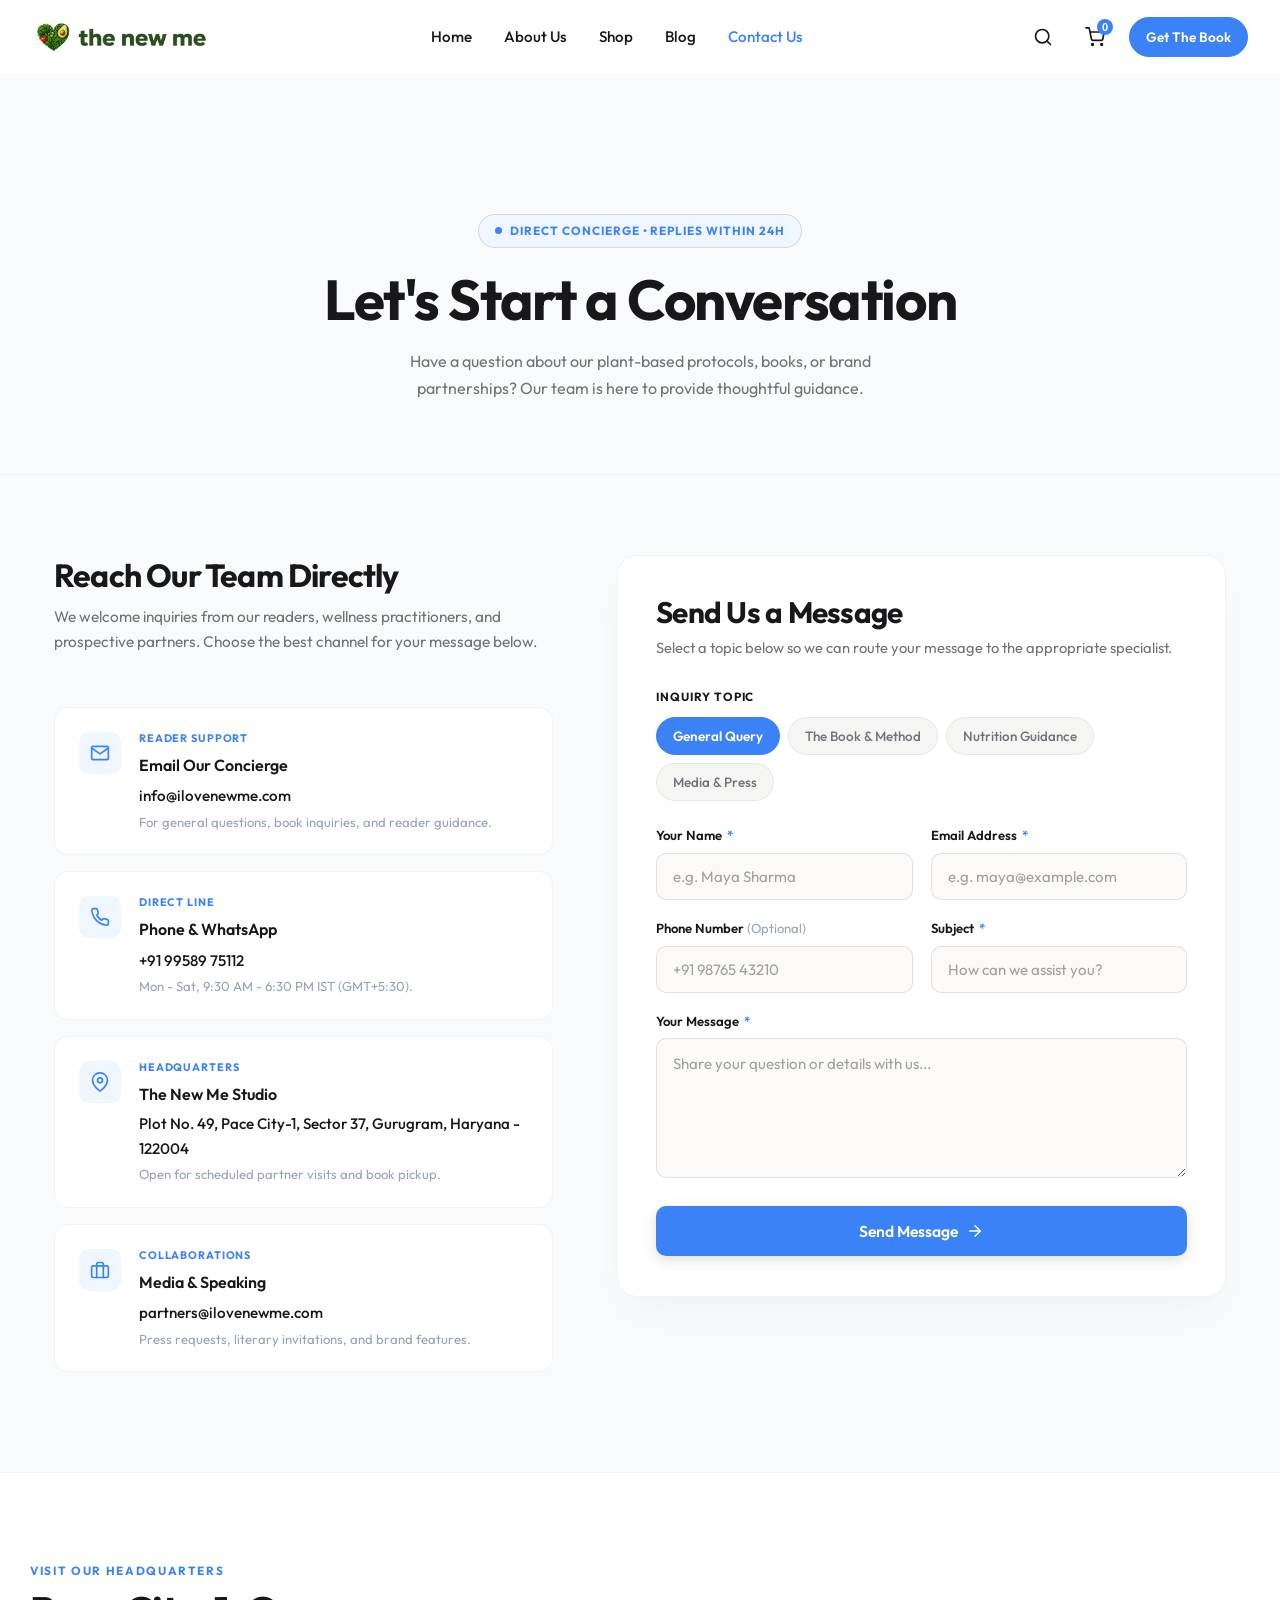
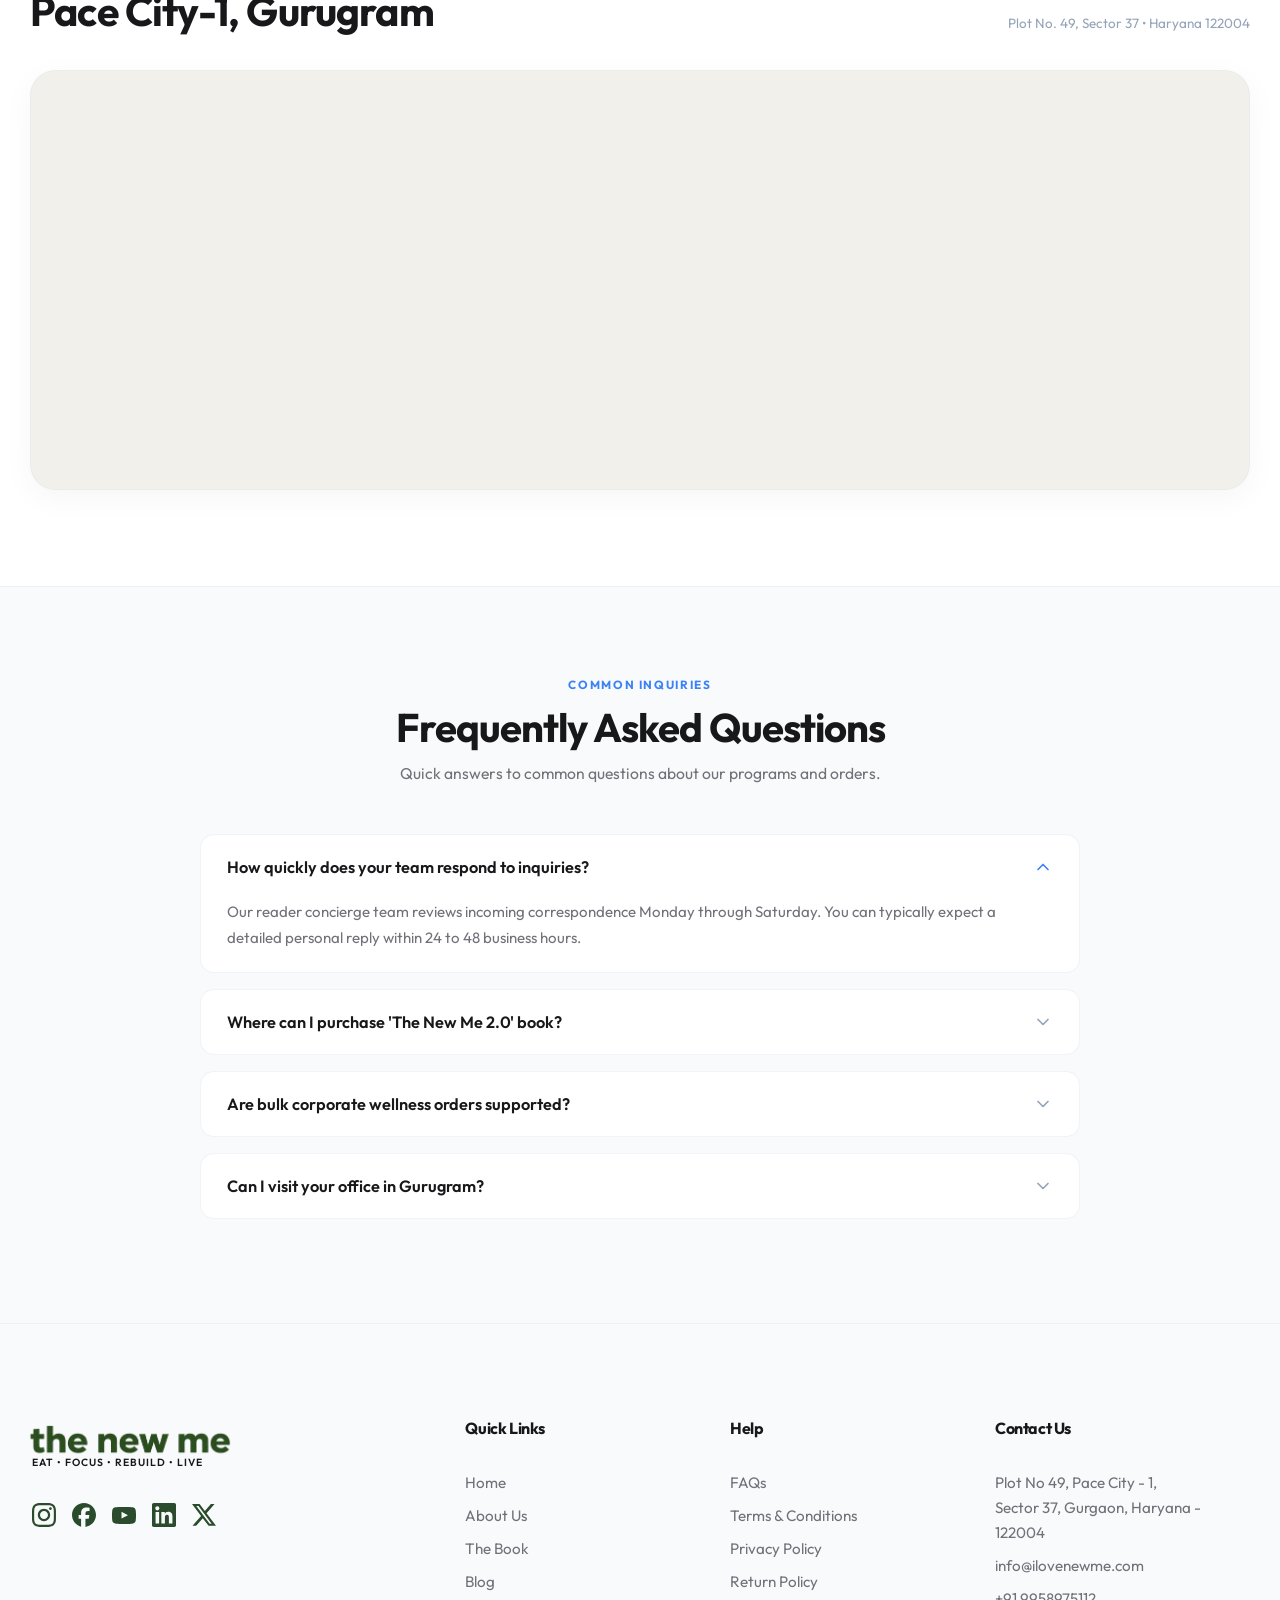
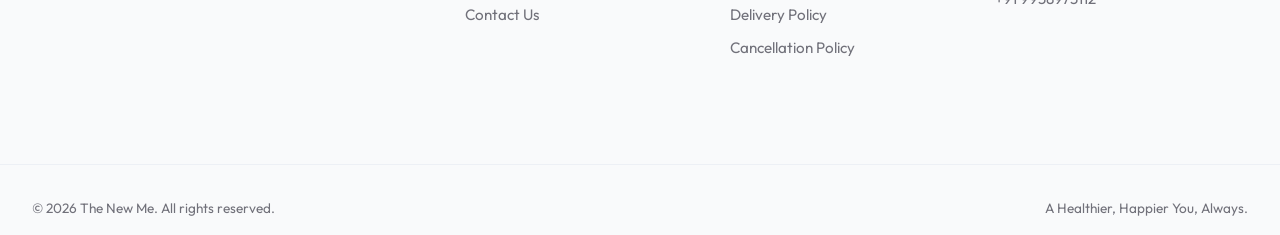
<file: newme_website_file/contact.html>
<!DOCTYPE html>
<html lang="en">
<head>
    <meta charset="UTF-8">
    <meta name="viewport" content="width=device-width, initial-scale=1.0">
    <title>Contact Us | The New Me</title>
    <meta name="description" content="Get in touch with The New Me team. Connect with our reader concierge for questions on whole-food nutrition, books, or brand partnerships.">
    
    <!-- Google Fonts -->
    <link rel="preconnect" href="https://fonts.googleapis.com">
    <link rel="preconnect" href="https://fonts.gstatic.com" crossorigin>
    <link href="https://fonts.googleapis.com/css2?family=JetBrains+Mono:wght@400;500&family=Outfit:wght@400;500;600;700;800&display=swap" rel="stylesheet">
    
    <link rel="stylesheet" href="style.css">
    <style>
        /* ── Page Tokens ── */
        :root {
            --accent-green: var(--accent-signal, #3B82F6);
            --accent-green-hover: var(--accent-signal-hover, #2563EB);
            --accent-green-soft: rgba(59, 130, 246, 0.08);
            --accent-green-tint: #eff6ff;
            --text-dark: var(--charcoal-ink, #18181B);
            --text-light: var(--steel-secondary, #71717A);
            --text-muted: var(--muted-slate, #94A3B8);
            --card-border: var(--whisper-border, rgba(226, 232, 240, 0.5));
            --card-radius: var(--radius-card, clamp(1.25rem, 2vw, 2.5rem));
            --card-shadow: 0 20px 40px -15px rgba(0, 0, 0, 0.05);
            --card-shadow-hover: 0 20px 40px -15px rgba(59, 130, 246, 0.12);
        }

        html { scroll-behavior: smooth; }

        /* ── Staggered Entrance Animations ── */
        @keyframes contactFadeUp {
            from { opacity: 0; transform: translateY(20px); }
            to   { opacity: 1; transform: translateY(0); }
        }
        .reveal { opacity: 0; animation: contactFadeUp 0.65s cubic-bezier(0.16, 1, 0.3, 1) forwards; }
        .reveal-d1 { animation-delay: 0.1s; }
        .reveal-d2 { animation-delay: 0.2s; }
        .reveal-d3 { animation-delay: 0.3s; }
        .reveal-d4 { animation-delay: 0.4s; }

        /* ── Hero / Editorial Banner ── */
        .contact-editorial-hero {
            background-color: var(--bg-off-white, #f8f7f2);
            padding: 140px 24px 72px;
            text-align: center;
            border-bottom: 1px solid var(--border-light, #e0e0e0);
            position: relative;
        }
        .hero-inner-container {
            max-width: 820px;
            margin: 0 auto;
        }
        .hero-status-pill {
            display: inline-flex;
            align-items: center;
            gap: 8px;
            background: var(--accent-green-tint);
            border: 1px solid rgba(42, 75, 44, 0.15);
            color: var(--accent-green);
            padding: 6px 16px;
            border-radius: 999px;
            font-size: 0.74rem;
            font-weight: 700;
            letter-spacing: 0.08em;
            text-transform: uppercase;
            margin-bottom: 20px;
        }
        .status-pulse-dot {
            width: 7px;
            height: 7px;
            border-radius: 50%;
            background: var(--accent-green);
            display: inline-block;
            animation: pulseGlow 2s infinite ease-in-out;
        }
        @keyframes pulseGlow {
            0%, 100% { opacity: 1; transform: scale(1); }
            50% { opacity: 0.35; transform: scale(0.85); }
        }
        .contact-hero-title {
            font-family: var(--font-heading);
            font-size: clamp(2.4rem, 4.4vw, 3.8rem);
            color: var(--text-dark);
            font-weight: 700;
            line-height: 1.15;
            letter-spacing: -0.025em;
            margin: 0 0 16px;
            text-wrap: balance;
        }
        .contact-hero-subtitle {
            font-family: var(--font-body);
            font-size: clamp(1rem, 1.25vw, 1.12rem);
            color: var(--text-light);
            line-height: 1.68;
            max-width: 620px;
            margin: 0 auto;
            text-wrap: balance;
        }

        /* ── Main Layout: Two Columns ── */
        .contact-main-section {
            padding: 80px 24px 100px;
            max-width: 1220px;
            margin: 0 auto;
        }
        .contact-grid {
            display: grid;
            grid-template-columns: 1fr;
            gap: 48px;
            align-items: start;
        }
        @media (min-width: 992px) {
            .contact-grid {
                grid-template-columns: 1fr 1.22fr;
                gap: 64px;
            }
        }

        /* ── Left Column: Direct Channels ── */
        .contact-channels-col {
            display: flex;
            flex-direction: column;
            gap: 28px;
        }
        .channels-intro-heading {
            font-family: var(--font-heading);
            font-size: clamp(1.8rem, 2.5vw, 2.2rem);
            color: var(--text-dark);
            font-weight: 700;
            line-height: 1.25;
            margin: 0 0 10px;
            text-wrap: balance;
        }
        .channels-intro-p {
            color: var(--text-light);
            font-size: 0.96rem;
            line-height: 1.62;
            margin: 0 0 24px;
            text-wrap: pretty;
        }
        .channel-card-list {
            display: flex;
            flex-direction: column;
            gap: 16px;
        }
        .channel-card {
            background: #ffffff;
            border-radius: 14px;
            border: 1px solid var(--card-border);
            padding: 22px 24px;
            display: flex;
            align-items: flex-start;
            gap: 18px;
            transition: all 0.25s cubic-bezier(0.16, 1, 0.3, 1);
        }
        .channel-card:hover {
            border-color: rgba(42, 75, 44, 0.25);
            transform: translateY(-2px);
            box-shadow: 0 10px 28px rgba(42, 75, 44, 0.05);
        }
        .channel-icon-box {
            width: 42px;
            height: 42px;
            border-radius: 10px;
            background: var(--accent-green-tint);
            color: var(--accent-green);
            display: flex;
            align-items: center;
            justify-content: center;
            flex-shrink: 0;
            margin-top: 2px;
        }
        .channel-icon-box svg {
            width: 20px;
            height: 20px;
        }
        .channel-content {
            flex: 1;
            min-width: 0;
        }
        .channel-tag {
            font-size: 0.68rem;
            font-weight: 700;
            letter-spacing: 0.08em;
            color: var(--accent-green);
            text-transform: uppercase;
            margin-bottom: 4px;
            display: block;
        }
        .channel-title {
            font-family: var(--font-body);
            font-size: 1rem;
            font-weight: 600;
            color: var(--text-dark);
            margin: 0 0 4px;
        }
        .channel-val {
            font-size: 0.95rem;
            color: var(--text-dark);
            text-decoration: none;
            font-weight: 500;
            display: inline-block;
            transition: color 0.2s;
            word-break: break-word;
        }
        a.channel-val:hover {
            color: var(--accent-green);
            text-decoration: underline;
            text-underline-offset: 3px;
        }
        .channel-desc {
            font-size: 0.82rem;
            color: var(--text-muted);
            margin-top: 4px;
            line-height: 1.5;
        }

        /* ── Right Column: Bespoke Inquiry Form Card ── */
        .contact-form-card {
            background: #ffffff;
            border-radius: 20px;
            border: 1px solid var(--card-border);
            padding: 40px 38px;
            box-shadow: var(--card-shadow);
        }
        .form-card-title {
            font-family: var(--font-heading);
            font-size: 1.85rem;
            font-weight: 700;
            color: var(--text-dark);
            margin: 0 0 8px;
        }
        .form-card-subtitle {
            font-size: 0.92rem;
            color: var(--text-light);
            margin: 0 0 28px;
            line-height: 1.55;
            text-wrap: pretty;
        }

        /* Topic selector chips */
        .topic-selector-wrap {
            margin-bottom: 24px;
        }
        .topic-label {
            font-size: 0.74rem;
            font-weight: 700;
            letter-spacing: 0.08em;
            text-transform: uppercase;
            color: var(--text-dark);
            display: block;
            margin-bottom: 10px;
        }
        .topic-chips {
            display: flex;
            flex-wrap: wrap;
            gap: 8px;
        }
        .topic-chip {
            background: #f5f5f3;
            border: 1px solid rgba(0, 0, 0, 0.06);
            border-radius: 999px;
            padding: 7px 16px;
            font-size: 0.84rem;
            font-weight: 500;
            color: var(--text-light);
            cursor: pointer;
            user-select: none;
            transition: all 0.2s cubic-bezier(0.16, 1, 0.3, 1);
        }
        .topic-chip:hover {
            border-color: var(--accent-green);
            color: var(--accent-green);
            background: #ffffff;
        }
        .topic-chip.active {
            background: var(--accent-green);
            color: #ffffff;
            border-color: var(--accent-green);
            font-weight: 600;
        }

        /* Form Inputs */
        .form-row {
            display: grid;
            grid-template-columns: 1fr;
            gap: 18px;
            margin-bottom: 18px;
        }
        @media (min-width: 600px) {
            .form-row-2 {
                grid-template-columns: 1fr 1fr;
            }
        }
        .form-field-group {
            display: flex;
            flex-direction: column;
            gap: 6px;
        }
        .field-label {
            font-size: 0.82rem;
            font-weight: 600;
            color: var(--text-dark);
        }
        .field-label span.req {
            color: var(--accent-green);
            margin-left: 2px;
        }
        .field-input,
        .field-textarea {
            width: 100%;
            background: #fbfaf8;
            border: 1px solid rgba(0, 0, 0, 0.1);
            border-radius: 10px;
            padding: 13px 16px;
            font-family: var(--font-body);
            font-size: 0.94rem;
            color: var(--text-dark);
            outline: none;
            box-sizing: border-box;
            transition: border-color 0.2s, background 0.2s, box-shadow 0.2s;
        }
        .field-input:focus,
        .field-textarea:focus {
            border-color: var(--accent-green);
            background: #ffffff;
            box-shadow: 0 0 0 3px rgba(42, 75, 44, 0.08);
        }
        .field-input::placeholder,
        .field-textarea::placeholder {
            color: #a0a0a0;
        }
        .field-textarea {
            min-height: 140px;
            resize: vertical;
            line-height: 1.6;
        }

        /* Tactile Submit Button */
        .btn-contact-submit {
            width: 100%;
            background: var(--accent-green);
            color: #ffffff;
            border: none;
            border-radius: 10px;
            padding: 15px 28px;
            font-family: var(--font-body);
            font-size: 0.98rem;
            font-weight: 600;
            cursor: pointer;
            display: inline-flex;
            align-items: center;
            justify-content: center;
            gap: 8px;
            margin-top: 10px;
            box-shadow: 0 4px 14px rgba(42, 75, 44, 0.16);
            transition: background 0.2s, transform 0.15s, box-shadow 0.2s;
        }
        .btn-contact-submit:hover {
            background: var(--accent-green-hover);
            box-shadow: 0 6px 20px rgba(42, 75, 44, 0.22);
            transform: translateY(-1px);
        }
        .btn-contact-submit:active {
            transform: scale(0.98) translateY(1px);
        }
        .btn-contact-submit svg {
            transition: transform 0.2s ease;
        }
        .btn-contact-submit:hover svg {
            transform: translateX(3px);
        }

        /* Success Card Feedback */
        .form-success-banner {
            display: none;
            background: #f4f8f4;
            border: 1px solid rgba(42, 75, 44, 0.2);
            border-radius: 12px;
            padding: 24px;
            text-align: center;
            margin-top: 20px;
        }
        .success-icon-badge {
            width: 44px;
            height: 44px;
            border-radius: 50%;
            background: var(--accent-green);
            color: #ffffff;
            display: inline-flex;
            align-items: center;
            justify-content: center;
            margin-bottom: 12px;
        }
        .success-title {
            font-family: var(--font-body);
            font-size: 1.1rem;
            font-weight: 700;
            color: var(--accent-green);
            margin: 0 0 6px;
        }
        .success-desc {
            font-size: 0.9rem;
            color: var(--text-light);
            line-height: 1.55;
            margin: 0;
        }

        /* ── Location & Headquarters Section ── */
        .headquarters-section {
            background: #ffffff;
            border-top: 1px solid var(--border-light, #e0e0e0);
            padding: 88px 24px 96px;
        }
        .hq-container {
            max-width: 1220px;
            margin: 0 auto;
        }
        .hq-header-row {
            display: flex;
            flex-direction: column;
            margin-bottom: 36px;
        }
        @media (min-width: 768px) {
            .hq-header-row {
                flex-direction: row;
                justify-content: space-between;
                align-items: flex-end;
            }
        }
        .hq-eyebrow {
            font-size: 0.74rem;
            font-weight: 700;
            letter-spacing: 0.14em;
            color: var(--accent-green);
            text-transform: uppercase;
            margin-bottom: 8px;
            display: block;
        }
        .hq-title {
            font-family: var(--font-heading);
            font-size: clamp(2rem, 3.2vw, 2.6rem);
            font-weight: 700;
            color: var(--text-dark);
            margin: 0;
            letter-spacing: -0.02em;
        }
        .hq-meta-badge {
            font-size: 0.84rem;
            color: var(--text-muted);
            margin-top: 8px;
        }
        .map-frame-wrap {
            border-radius: var(--card-radius);
            overflow: hidden;
            border: 1px solid var(--card-border);
            box-shadow: 0 8px 32px rgba(0, 0, 0, 0.04);
            height: 420px;
            background: #f1f0eb;
        }
        .map-frame-wrap iframe {
            width: 100%;
            height: 100%;
            border: 0;
            display: block;
        }

        /* ── FAQ Section ── */
        .contact-faq-section {
            background: var(--bg-off-white, #f8f7f2);
            border-top: 1px solid var(--border-light, #e0e0e0);
            padding: 88px 24px 104px;
        }
        .faq-inner-wrap {
            max-width: 880px;
            margin: 0 auto;
        }
        .faq-section-header {
            text-align: center;
            margin-bottom: 48px;
        }
        .faq-eyebrow {
            font-size: 0.74rem;
            font-weight: 700;
            letter-spacing: 0.14em;
            color: var(--accent-green);
            text-transform: uppercase;
            margin-bottom: 10px;
            display: block;
        }
        .faq-section-title {
            font-family: var(--font-heading);
            font-size: clamp(2rem, 3.2vw, 2.5rem);
            font-weight: 700;
            color: var(--text-dark);
            margin: 0 0 12px;
            text-wrap: balance;
        }
        .faq-section-subtitle {
            color: var(--text-light);
            font-size: 0.98rem;
            margin: 0;
        }
        .faq-list {
            display: flex;
            flex-direction: column;
            gap: 16px;
        }
        .faq-item {
            background: #ffffff;
            border-radius: 14px;
            border: 1px solid var(--card-border);
            overflow: hidden;
            transition: border-color 0.2s, box-shadow 0.2s;
        }
        .faq-item:hover {
            border-color: rgba(42, 75, 44, 0.25);
            box-shadow: 0 4px 16px rgba(42, 75, 44, 0.04);
        }
        .faq-question-btn {
            width: 100%;
            background: transparent;
            border: none;
            padding: 22px 26px;
            display: flex;
            align-items: center;
            justify-content: space-between;
            gap: 16px;
            text-align: left;
            font-family: var(--font-body);
            font-size: 1.02rem;
            font-weight: 600;
            color: var(--text-dark);
            cursor: pointer;
        }
        .faq-chevron {
            width: 20px;
            height: 20px;
            color: var(--text-muted);
            transition: transform 0.3s cubic-bezier(0.16, 1, 0.3, 1), color 0.2s;
            flex-shrink: 0;
        }
        .faq-item.open .faq-chevron {
            transform: rotate(180deg);
            color: var(--accent-green);
        }
        .faq-answer {
            max-height: 0;
            overflow: hidden;
            transition: max-height 0.35s cubic-bezier(0.16, 1, 0.3, 1), padding 0.3s ease;
            padding: 0 26px;
            color: var(--text-light);
            font-size: 0.94rem;
            line-height: 1.68;
        }
        .faq-item.open .faq-answer {
            max-height: 300px;
            padding: 0 26px 22px;
        }

        /* ── Responsive Refinements ── */
        @media (max-width: 767px) {
            .contact-editorial-hero { padding: 120px 16px 52px; }
            .contact-main-section { padding: 52px 16px 72px; }
            .contact-form-card { padding: 26px 20px; }
            .headquarters-section { padding: 64px 16px; }
            .map-frame-wrap { height: 320px; }
            .contact-faq-section { padding: 64px 16px 80px; }
            .faq-question-btn { padding: 18px 20px; font-size: 0.96rem; }
            .faq-item.open .faq-answer { padding: 0 20px 18px; }
        }
        @media (max-width: 374px) {
            .contact-editorial-hero { padding: 100px 12px 40px; }
            .contact-form-card { padding: 20px 14px; }
            .topic-chip { padding: 6px 12px; font-size: 0.78rem; }
            .faq-question-btn { padding: 16px 14px; font-size: 0.9rem; }
            .faq-item.open .faq-answer { padding: 0 14px 16px; }
        }
    </style>
</head>
<body>
    
    <!-- Header -->
    <header class="header">
        <div class="container header-inner">
            <a href="index.html" class="logo">
                <img fetchpriority="high" decoding="sync" src="DATA/NAV_BAR/heart_logo.webp" alt="Heart Logo" class="logo-heart">
                <img fetchpriority="high" decoding="sync" src="DATA/NAV_BAR/Logo_top_text.webp" alt="the new me" class="logo-text-img">
            </a>
            <nav class="main-nav">
                <a href="index.html" class="nav-link">Home</a>
                <a href="about.html" class="nav-link">About Us</a>
                <a href="#" class="nav-link">Shop</a>
                <a href="blog.html" class="nav-link">Blog</a>
                <a href="contact.html" class="nav-link active">Contact Us</a>
            </nav>
            <div class="header-actions">
                <button class="icon-btn js-open-search" aria-label="Search">
                    <svg width="20" height="20" viewBox="0 0 24 24" fill="none" stroke="currentColor" stroke-width="2" stroke-linecap="round" stroke-linejoin="round"><circle cx="11" cy="11" r="8"></circle><line x1="21" y1="21" x2="16.65" y2="16.65"></line></svg>
                </button>
                <button class="icon-btn cart-btn" aria-label="Cart">
                    <svg width="20" height="20" viewBox="0 0 24 24" fill="none" stroke="currentColor" stroke-width="2" stroke-linecap="round" stroke-linejoin="round"><circle cx="9" cy="21" r="1"></circle><circle cx="20" cy="21" r="1"></circle><path d="M1 1h4l2.68 13.39a2 2 0 0 0 2 1.61h9.72a2 2 0 0 0 2-1.61L23 6H6"></path></svg>
                    <span class="cart-badge">0</span>
                </button>
                <a href="https://www.amazon.in/dp/9364115511/" target="_blank" rel="noopener noreferrer" class="btn btn-primary header-cta-desktop">Get The Book</a>
            </div>
            <button class="hamburger-btn" id="hamburgerBtn" aria-label="Open menu" aria-expanded="false">
                <span class="hamburger-line"></span>
                <span class="hamburger-line"></span>
                <span class="hamburger-line"></span>
            </button>
        </div>
    </header>

    <!-- Mobile Navigation Drawer -->
    <div class="mobile-drawer-backdrop" id="drawerBackdrop"></div>
    <nav class="mobile-drawer" id="mobileDrawer" aria-label="Mobile navigation">
        <div class="drawer-header">
            <button class="drawer-close" id="drawerClose" aria-label="Close menu">
                <svg width="24" height="24" viewBox="0 0 24 24" fill="none" stroke="currentColor" stroke-width="2" stroke-linecap="round" stroke-linejoin="round"><line x1="18" y1="6" x2="6" y2="18"></line><line x1="6" y1="6" x2="18" y2="18"></line></svg>
            </button>
        </div>
        <div class="drawer-links">
            <a href="index.html" class="drawer-link">Home</a>
            <a href="about.html" class="drawer-link">About Us</a>
            <a href="#" class="drawer-link">Shop</a>
            <a href="blog.html" class="drawer-link">Blog</a>
            <a href="contact.html" class="drawer-link active">Contact Us</a>
        </div>
        <form class="drawer-search" action="https://ilovenewme.com/" method="GET">
            <input type="text" name="s" placeholder="Search articles..." class="drawer-search-input">
        </form>
        <div class="drawer-cta">
            <a href="https://www.amazon.in/dp/9364115511/" target="_blank" rel="noopener noreferrer" class="btn btn-primary drawer-cta-btn">Get The Book</a>
        </div>
    </nav>

    <!-- Editorial Hero Section -->
    <section class="contact-editorial-hero">
        <div class="hero-inner-container reveal">
            <div class="hero-status-pill">
                <span class="status-pulse-dot" aria-hidden="true"></span>
                <span>Direct Concierge &bull; Replies within 24h</span>
            </div>
            <h1 class="contact-hero-title">Let's Start a Conversation</h1>
            <p class="contact-hero-subtitle">
                Have a question about our plant-based protocols, books, or brand partnerships? Our team is here to provide thoughtful guidance.
            </p>
        </div>
    </section>

    <!-- Main Two-Column Contact Section -->
    <main class="contact-main-section">
        <div class="contact-grid">
            
            <!-- Left Column: Direct Communication Channels -->
            <div class="contact-channels-col reveal reveal-d1">
                <div>
                    <h2 class="channels-intro-heading">Reach Our Team Directly</h2>
                    <p class="channels-intro-p">
                        We welcome inquiries from our readers, wellness practitioners, and prospective partners. Choose the best channel for your message below.
                    </p>
                </div>

                <div class="channel-card-list">
                    
                    <!-- Channel 1: Email -->
                    <div class="channel-card">
                        <div class="channel-icon-box" aria-hidden="true">
                            <svg viewBox="0 0 24 24" fill="none" stroke="currentColor" stroke-width="2" stroke-linecap="round" stroke-linejoin="round">
                                <path d="M4 4h16c1.1 0 2 .9 2 2v12c0 1.1-.9 2-2 2H4c-1.1 0-2-.9-2-2V6c0-1.1.9-2 2-2z"></path>
                                <polyline points="22,6 12,13 2,6"></polyline>
                            </svg>
                        </div>
                        <div class="channel-content">
                            <span class="channel-tag">Reader Support</span>
                            <div class="channel-title">Email Our Concierge</div>
                            <a href="mailto:info@ilovenewme.com" class="channel-val">info@ilovenewme.com</a>
                            <div class="channel-desc">For general questions, book inquiries, and reader guidance.</div>
                        </div>
                    </div>

                    <!-- Channel 2: Phone -->
                    <div class="channel-card">
                        <div class="channel-icon-box" aria-hidden="true">
                            <svg viewBox="0 0 24 24" fill="none" stroke="currentColor" stroke-width="2" stroke-linecap="round" stroke-linejoin="round">
                                <path d="M22 16.92v3a2 2 0 0 1-2.18 2 19.79 19.79 0 0 1-8.63-3.07 19.5 19.5 0 0 1-6-6 19.79 19.79 0 0 1-3.07-8.67A2 2 0 0 1 4.11 2h3a2 2 0 0 1 2 1.72 12.84 12.84 0 0 0 .7 2.81 2 2 0 0 1-.45 2.11L8.09 9.91a16 16 0 0 0 6 6l1.27-1.27a2 2 0 0 1 2.11-.45 12.84 12.84 0 0 0 2.81.7A2 2 0 0 1 22 16.92z"></path>
                            </svg>
                        </div>
                        <div class="channel-content">
                            <span class="channel-tag">Direct Line</span>
                            <div class="channel-title">Phone &amp; WhatsApp</div>
                            <a href="tel:+919958975112" class="channel-val">+91 99589 75112</a>
                            <div class="channel-desc">Mon - Sat, 9:30 AM - 6:30 PM IST (GMT+5:30).</div>
                        </div>
                    </div>

                    <!-- Channel 3: Address -->
                    <div class="channel-card">
                        <div class="channel-icon-box" aria-hidden="true">
                            <svg viewBox="0 0 24 24" fill="none" stroke="currentColor" stroke-width="2" stroke-linecap="round" stroke-linejoin="round">
                                <path d="M21 10c0 7-9 13-9 13s-9-6-9-13a9 9 0 0 1 18 0z"></path>
                                <circle cx="12" cy="10" r="3"></circle>
                            </svg>
                        </div>
                        <div class="channel-content">
                            <span class="channel-tag">Headquarters</span>
                            <div class="channel-title">The New Me Studio</div>
                            <div class="channel-val">Plot No. 49, Pace City-1, Sector 37, Gurugram, Haryana - 122004</div>
                            <div class="channel-desc">Open for scheduled partner visits and book pickup.</div>
                        </div>
                    </div>

                    <!-- Channel 4: Media & Partnerships -->
                    <div class="channel-card">
                        <div class="channel-icon-box" aria-hidden="true">
                            <svg viewBox="0 0 24 24" fill="none" stroke="currentColor" stroke-width="2" stroke-linecap="round" stroke-linejoin="round">
                                <rect x="2" y="7" width="20" height="14" rx="2" ry="2"></rect>
                                <path d="M16 21V5a2 2 0 0 0-2-2h-4a2 2 0 0 0-2 2v16"></path>
                            </svg>
                        </div>
                        <div class="channel-content">
                            <span class="channel-tag">Collaborations</span>
                            <div class="channel-title">Media &amp; Speaking</div>
                            <a href="mailto:partners@ilovenewme.com" class="channel-val">partners@ilovenewme.com</a>
                            <div class="channel-desc">Press requests, literary invitations, and brand features.</div>
                        </div>
                    </div>

                </div>
            </div>

            <!-- Right Column: Bespoke Inquiry Form Card -->
            <div class="contact-form-card reveal reveal-d2">
                <h3 class="form-card-title">Send Us a Message</h3>
                <p class="form-card-subtitle">
                    Select a topic below so we can route your message to the appropriate specialist.
                </p>

                <form id="contactForm" onsubmit="event.preventDefault(); document.getElementById('contactFormFields').style.display='none'; document.getElementById('contactSuccessBanner').style.display='block';">
                    
                    <div id="contactFormFields">
                        
                        <!-- Topic Selector Chips -->
                        <div class="topic-selector-wrap">
                            <span class="topic-label">Inquiry Topic</span>
                            <div class="topic-chips">
                                <span class="topic-chip active" data-topic="General Query">General Query</span>
                                <span class="topic-chip" data-topic="The Book &amp; Method">The Book &amp; Method</span>
                                <span class="topic-chip" data-topic="Nutrition Guidance">Nutrition Guidance</span>
                                <span class="topic-chip" data-topic="Media &amp; Press">Media &amp; Press</span>
                            </div>
                        </div>

                        <!-- Name & Email -->
                        <div class="form-row form-row-2">
                            <div class="form-field-group">
                                <label for="contactName" class="field-label">Your Name <span class="req">*</span></label>
                                <input type="text" id="contactName" class="field-input" placeholder="e.g. Maya Sharma" required>
                            </div>
                            <div class="form-field-group">
                                <label for="contactEmail" class="field-label">Email Address <span class="req">*</span></label>
                                <input type="email" id="contactEmail" class="field-input" placeholder="e.g. maya@example.com" required>
                            </div>
                        </div>

                        <!-- Phone & Subject -->
                        <div class="form-row form-row-2">
                            <div class="form-field-group">
                                <label for="contactPhone" class="field-label">Phone Number <span style="color:var(--text-muted); font-weight:400;">(Optional)</span></label>
                                <input type="tel" id="contactPhone" class="field-input" placeholder="+91 98765 43210">
                            </div>
                            <div class="form-field-group">
                                <label for="contactSubject" class="field-label">Subject <span class="req">*</span></label>
                                <input type="text" id="contactSubject" class="field-input" placeholder="How can we assist you?" required>
                            </div>
                        </div>

                        <!-- Message -->
                        <div class="form-row">
                            <div class="form-field-group">
                                <label for="contactMessage" class="field-label">Your Message <span class="req">*</span></label>
                                <textarea id="contactMessage" class="field-textarea" placeholder="Share your question or details with us..." required></textarea>
                            </div>
                        </div>

                        <!-- Submit Button -->
                        <button type="submit" class="btn-contact-submit">
                            <span>Send Message</span>
                            <svg width="18" height="18" viewBox="0 0 24 24" fill="none" stroke="currentColor" stroke-width="2" stroke-linecap="round" stroke-linejoin="round">
                                <line x1="5" y1="12" x2="19" y2="12"></line>
                                <polyline points="12 5 19 12 12 19"></polyline>
                            </svg>
                        </button>
                    </div>

                    <!-- Clean Confirmation State -->
                    <div id="contactSuccessBanner" class="form-success-banner">
                        <div class="success-icon-badge" aria-hidden="true">
                            <svg width="22" height="22" viewBox="0 0 24 24" fill="none" stroke="currentColor" stroke-width="2.5" stroke-linecap="round" stroke-linejoin="round">
                                <polyline points="20 6 9 17 4 12"></polyline>
                            </svg>
                        </div>
                        <h4 class="success-title">Message Received</h4>
                        <p class="success-desc">
                            Thank you for reaching out to The New Me. A member of our concierge team will review your inquiry and respond to your email within 24 business hours.
                        </p>
                    </div>

                </form>
            </div>

        </div>
    </main>

    <!-- Location & Headquarters Section -->
    <section class="headquarters-section reveal">
        <div class="hq-container">
            <div class="hq-header-row">
                <div>
                    <span class="hq-eyebrow">Visit Our Headquarters</span>
                    <h2 class="hq-title">Pace City-1, Gurugram</h2>
                </div>
                <div class="hq-meta-badge">
                    Plot No. 49, Sector 37 &bull; Haryana 122004
                </div>
            </div>
            
            <div class="map-frame-wrap">
                <iframe src="https://www.google.com/maps/embed?pb=!1m18!1m12!1m3!1d3509.117185526017!2d76.99346611507722!3d28.415714082502693!2m3!1f0!2f0!3f0!3m2!1i1024!2i768!4f13.1!3m3!1m2!1s0x390d3d5ac20473cb%3A0x867ef73c681283c7!2sPace%20City%20I%2C%20Sector%2037%2C%20Gurugram%2C%20Haryana%20122004!5e0!3m2!1sen!2sin!4v1689000000000!5m2!1sen!2sin" allowfullscreen="" loading="lazy" referrerpolicy="no-referrer-when-downgrade" title="The New Me office location on Google Maps"></iframe>
            </div>
        </div>
    </section>

    <!-- Frequently Asked Questions -->
    <section class="contact-faq-section reveal">
        <div class="faq-inner-wrap">
            <div class="faq-section-header">
                <span class="faq-eyebrow">Common Inquiries</span>
                <h2 class="faq-section-title">Frequently Asked Questions</h2>
                <p class="faq-section-subtitle">Quick answers to common questions about our programs and orders.</p>
            </div>

            <div class="faq-list">
                
                <div class="faq-item open">
                    <button class="faq-question-btn" type="button" aria-expanded="true">
                        <span>How quickly does your team respond to inquiries?</span>
                        <svg class="faq-chevron" viewBox="0 0 24 24" fill="none" stroke="currentColor" stroke-width="2" stroke-linecap="round" stroke-linejoin="round">
                            <polyline points="6 9 12 15 18 9"></polyline>
                        </svg>
                    </button>
                    <div class="faq-answer">
                        Our reader concierge team reviews incoming correspondence Monday through Saturday. You can typically expect a detailed personal reply within 24 to 48 business hours.
                    </div>
                </div>

                <div class="faq-item">
                    <button class="faq-question-btn" type="button" aria-expanded="false">
                        <span>Where can I purchase 'The New Me 2.0' book?</span>
                        <svg class="faq-chevron" viewBox="0 0 24 24" fill="none" stroke="currentColor" stroke-width="2" stroke-linecap="round" stroke-linejoin="round">
                            <polyline points="6 9 12 15 18 9"></polyline>
                        </svg>
                    </button>
                    <div class="faq-answer">
                        The New Me 2.0 is available directly through Amazon India (hardcover and digital edition) and select bookstores. You can click 'Get The Book' in the main navigation for direct access.
                    </div>
                </div>

                <div class="faq-item">
                    <button class="faq-question-btn" type="button" aria-expanded="false">
                        <span>Are bulk corporate wellness orders supported?</span>
                        <svg class="faq-chevron" viewBox="0 0 24 24" fill="none" stroke="currentColor" stroke-width="2" stroke-linecap="round" stroke-linejoin="round">
                            <polyline points="6 9 12 15 18 9"></polyline>
                        </svg>
                    </button>
                    <div class="faq-answer">
                        Yes. For corporate wellness initiatives, keynote talks, or institutional book orders of 25+ copies, please select 'Media &amp; Press' in the contact form or email partners@ilovenewme.com.
                    </div>
                </div>

                <div class="faq-item">
                    <button class="faq-question-btn" type="button" aria-expanded="false">
                        <span>Can I visit your office in Gurugram?</span>
                        <svg class="faq-chevron" viewBox="0 0 24 24" fill="none" stroke="currentColor" stroke-width="2" stroke-linecap="round" stroke-linejoin="round">
                            <polyline points="6 9 12 15 18 9"></polyline>
                        </svg>
                    </button>
                    <div class="faq-answer">
                        We welcome scheduled visits for media meetings, book signings, and strategic partnerships. We kindly ask that all in-person visits be scheduled at least 48 hours in advance via our concierge.
                    </div>
                </div>

            </div>
        </div>
    </section>

    <!-- Footer -->
    <footer class="footer">
        <div class="container footer-grid">
            <div class="footer-col">
                <div class="footer-logo">
                    <img loading="lazy" src="DATA/NAV_BAR/Logo_top_text.webp" alt="the new me" class="footer-logo-img">
                    <span class="logo-subtext">EAT • FOCUS • REBUILD • LIVE</span>
                </div>
                <div class="social-links">
                    <a href="https://www.instagram.com/ilovenewme?stkn=bnNyZGUxMHY4ZGZn&utm_source=qr" target="_blank"><img loading="lazy" src="DATA/About_Us/instagram.svg" alt="Instagram" class="social-icon"></a>
                    <a href="https://www.facebook.com/share/1DnkznQLPR/?mibextid=wwXIfr" target="_blank"><img loading="lazy" src="DATA/About_Us/facebook.svg" alt="Facebook" class="social-icon"></a>
                    <a href="#"><img loading="lazy" src="DATA/About_Us/youtube.svg" alt="YouTube" class="social-icon"></a>
                    <a href="#"><img loading="lazy" src="DATA/About_Us/linked_in.svg" alt="LinkedIn" class="social-icon"></a>
                    <a href="#"><img loading="lazy" src="DATA/About_Us/x.svg" alt="X (Twitter)" class="social-icon"></a>
                </div>
            </div>
            <div class="footer-col">
                <h4>Quick Links</h4>
                <a href="index.html">Home</a>
                <a href="about.html">About Us</a>
                <a href="https://www.amazon.in/dp/9364115511/" target="_blank" rel="noopener noreferrer">The Book</a>
                <a href="blog.html">Blog</a>
                <a href="contact.html">Contact Us</a>
            </div>
            <div class="footer-col">
                <h4>Help</h4>
                <a href="#">FAQs</a>
                <a href="#">Terms & Conditions</a>
                <a href="#">Privacy Policy</a>
                <a href="#">Return Policy</a>
                <a href="#">Delivery Policy</a>
                <a href="#">Cancellation Policy</a>
            </div>
            <div class="footer-col">
                <h4>Contact Us</h4>
                <p>Plot No 49, Pace City - 1,<br>Sector 37, Gurgaon, Haryana - 122004</p>
                <p>info@ilovenewme.com</p>
                <p>+91 9958975112</p>
            </div>
        </div>
        <div class="container footer-bottom">
            <p>&copy; 2026 The New Me. All rights reserved.</p>
            <p>A Healthier, Happier You, Always.</p>
        </div>
    </footer>
    
    <!-- Search Overlay -->
    <div class="search-overlay hidden" id="searchOverlay">
        <button class="search-close" id="searchClose" aria-label="Close search">
            <svg width="32" height="32" viewBox="0 0 24 24" fill="none" stroke="currentColor" stroke-width="2" stroke-linecap="round" stroke-linejoin="round"><line x1="18" y1="6" x2="6" y2="18"></line><line x1="6" y1="6" x2="18" y2="18"></line></svg>
        </button>
        <div class="search-overlay-content">
            <h2 class="search-title">What are you looking for?</h2>
            <form class="search-form" action="https://ilovenewme.com/" method="GET">
                <input type="text" name="s" placeholder="Search articles, topics..." class="search-input-large" id="searchInputDesktop">
                <button type="submit" class="search-submit-btn" aria-label="Submit search">
                    <svg width="28" height="28" viewBox="0 0 24 24" fill="none" stroke="currentColor" stroke-width="2" stroke-linecap="round" stroke-linejoin="round"><circle cx="11" cy="11" r="8"></circle><line x1="21" y1="21" x2="16.65" y2="16.65"></line></svg>
                </button>
            </form>
        </div>
    </div>

    <!-- Interactive Script for Chips & Accordion -->
    <script>
        document.addEventListener('DOMContentLoaded', function() {
            // Topic chips toggle
            const chips = document.querySelectorAll('.topic-chip');
            chips.forEach(chip => {
                chip.addEventListener('click', function() {
                    chips.forEach(c => c.classList.remove('active'));
                    this.classList.add('active');
                });
            });

            // FAQ accordion toggle
            const faqButtons = document.querySelectorAll('.faq-question-btn');
            faqButtons.forEach(btn => {
                btn.addEventListener('click', function() {
                    const item = this.closest('.faq-item');
                    const isOpen = item.classList.contains('open');
                    
                    // Close other items
                    document.querySelectorAll('.faq-item').forEach(other => {
                        if (other !== item) {
                            other.classList.remove('open');
                            other.querySelector('.faq-question-btn')?.setAttribute('aria-expanded', 'false');
                        }
                    });

                    if (isOpen) {
                        item.classList.remove('open');
                        this.setAttribute('aria-expanded', 'false');
                    } else {
                        item.classList.add('open');
                        this.setAttribute('aria-expanded', 'true');
                    }
                });
            });
        });
    </script>
    <script src="script.js"></script>
</body>
</html>
</file>
<file: newme_website_file/style.css>
:root {
  /* --- Design System Palette --- */
  --canvas-white: #F9FAFB;
  --pure-surface: #FFFFFF;
  --charcoal-ink: #18181B;
  --steel-secondary: #71717A;
  --muted-slate: #94A3B8;
  --whisper-border: rgba(226, 232, 240, 0.5);
  --accent-signal: #3B82F6;
  --accent-signal-hover: #2563EB;
  --feedback-destructive: #E11D48;

  /* --- Legacy Variable Mapping --- */
  --primary-green: var(--accent-signal);
  --primary-green-hover: var(--accent-signal-hover);
  --light-green: rgba(59, 130, 246, 0.08);
  --bg-off-white: var(--canvas-white);
  --bg-white: var(--pure-surface);
  --text-primary: var(--charcoal-ink);
  --text-secondary: var(--steel-secondary);
  --text-muted: var(--muted-slate);
  --border-light: var(--whisper-border);

  /* --- Typography System --- */
  --font-heading: 'Outfit', sans-serif;
  --font-body: 'Outfit', sans-serif;
  --font-mono: 'JetBrains Mono', monospace;

  /* --- Spacing Scale --- */
  --space-xs: 0.5rem;
  --space-sm: 1rem;
  --space-md: 2rem;
  --space-lg: 4rem;
  --space-xl: 6rem;
  --space-xxl: 8rem;

  /* --- Border Radius & Diffused Shadows --- */
  --radius-sm: 6px;
  --radius-md: 12px;
  --radius-lg: 18px;
  --radius-card: clamp(1.25rem, 2vw, 2.5rem);
  --radius-pill: 9999px;
  --card-shadow: 0 20px 40px -15px rgba(0, 0, 0, 0.05);

  /* --- Container Architecture --- */
  --container-max: 1400px;
}

/* Base Styles */
* {
  margin: 0;
  padding: 0;
  box-sizing: border-box;
}

body {
  font-family: var(--font-body);
  color: var(--text-primary);
  background-color: var(--canvas-white);
  line-height: 1.65;
  -webkit-font-smoothing: antialiased;
}

h1,
h2,
h3,
h4,
h5,
h6 {
  font-family: var(--font-heading);
  font-weight: 700;
  line-height: 1.1;
  letter-spacing: -0.025em;
  color: var(--text-primary);
  margin-bottom: var(--space-sm);
}

.mono {
  font-family: var(--font-mono);
  font-size: 0.8125rem;
}

a {
  text-decoration: none;
  color: inherit;
  transition: color 0.25s cubic-bezier(0.16, 1, 0.3, 1);
}

img {
  max-width: 100%;
  height: auto;
  display: block;
}

/* Utilities */
.container {
  max-width: var(--container-max);
  margin: 0 auto;
  padding: 0 var(--space-md);
}

.text-center {
  text-align: center;
}

.text-primary {
  color: var(--text-primary);
}

.text-secondary {
  color: var(--text-secondary);
}

/* Buttons */
.btn {
  display: inline-flex;
  align-items: center;
  justify-content: center;
  padding: 12px 24px;
  font-family: var(--font-body);
  font-weight: 600;
  font-size: 0.95rem;
  border-radius: var(--radius-pill);
  cursor: pointer;
  transition: transform 0.2s cubic-bezier(0.16, 1, 0.3, 1), background-color 0.2s ease, border-color 0.2s ease;
  border: none;
  white-space: nowrap;
  flex-shrink: 0;
  text-align: center;
}

.btn:active {
  transform: translateY(-1px) scale(0.98);
}

.btn-primary {
  background-color: var(--accent-signal);
  color: #FFFFFF;
  border: 1px solid var(--accent-signal);
}

.btn-primary:hover {
  background-color: var(--accent-signal-hover);
  border-color: var(--accent-signal-hover);
  transform: translateY(-1px);
}

.btn-outline {
  background-color: transparent;
  color: var(--text-primary);
  border: 1px solid var(--whisper-border);
}

.btn-outline:hover {
  background-color: var(--pure-surface);
  border-color: var(--accent-signal);
  color: var(--accent-signal);
}

.book-buttons {
  display: flex;
  gap: var(--space-sm);
  margin-top: var(--space-sm);
  flex-wrap: wrap;
}

/* Header */
.header {
  padding: var(--space-sm) 0;
  border-bottom: none;
  background-color: var(--bg-white);
  position: sticky;
  top: 0;
  z-index: 100;
}

.header-inner {
  display: flex;
  justify-content: space-between;
  align-items: center;
}

.logo {
  display: flex;
  flex-direction: row;
  align-items: center;
  gap: 6px;
}

.logo-heart {
  height: 42px;
  width: auto;
  object-fit: contain;
}

.logo-text-wrapper {
  display: flex;
  flex-direction: column;
  justify-content: center;
  align-items: flex-start;
  gap: 0px;
}

.logo-text-img {
  height: 28px;
  width: auto;
  object-fit: contain;
  display: block;
  margin-bottom: -4px;
  margin-left: -4px;
}

.logo-subtext {
  font-family: var(--font-body);
  font-size: 0.65rem;
  font-weight: 600;
  letter-spacing: 1px;
  color: var(--text-primary);
  white-space: nowrap;
}

.main-nav {
  display: flex;
  gap: var(--space-md);
}

.nav-link {
  font-size: 0.95rem;
  font-weight: 500;
  color: var(--text-primary);
}

.nav-link:hover,
.nav-link.active {
  color: var(--primary-green);
}

.header-actions {
  display: flex;
  align-items: center;
  gap: var(--space-sm);
}

.header-actions .btn {
  padding: 8px 16px;
  font-size: 0.85rem;
}

.icon-btn {
  background: none;
  border: none;
  cursor: pointer;
  color: var(--text-primary);
  display: flex;
  align-items: center;
  justify-content: center;
  padding: 8px;
}

.cart-btn {
  position: relative;
}

.cart-badge {
  position: absolute;
  top: 0;
  right: 0;
  background-color: var(--primary-green);
  color: var(--bg-white);
  font-size: 0.7rem;
  font-weight: bold;
  height: 16px;
  min-width: 16px;
  border-radius: 50%;
  display: flex;
  align-items: center;
  justify-content: center;
}

/* Hero Section */
.bg-off-white {
  background-color: var(--bg-off-white);
}

.hero {
  width: 100% !important;
  max-width: 100% !important;
  height: auto !important;
  padding: 0 !important;
  margin: 0 !important;
  overflow: hidden !important;
  position: relative;
  line-height: 0 !important;
  font-size: 0 !important;
  display: block !important;
  background: transparent !important;
  container-type: inline-size;
  container-name: hero;
}

.hero-bg {
  width: 100% !important;
  max-width: 100% !important;
  height: auto !important;
  display: block !important;
  object-fit: cover !important;
  border-radius: 0 !important;
  box-shadow: none !important;
  margin: 0 !important;
  padding: 0 !important;
  border: none !important;
  vertical-align: bottom !important;
}

.hero-signature {
  position: absolute;
  top: 35%;
  left: 5%;
  transform: translateY(-50%) rotate(-3deg);
  width: 33.33cqw;
  height: auto;
  z-index: 10;
  object-fit: contain;
}

.hero-content-right {
  position: absolute;
  top: 35%;
  right: 5%;
  transform: translateY(-50%);
  display: flex;
  flex-direction: column;
  align-items: center;
  text-align: center;
  z-index: 10;
  width: 33.33cqw;
  line-height: 1.5 !important;
}

.hero-heading-right {
  font-family: var(--font-heading);
  font-size: 4.44cqw;
  color: var(--primary-green);
  margin-bottom: 0.55cqw;
  font-weight: 600;
  white-space: nowrap;
}

.hero-subheading-right {
  font-size: 0.78cqw;
  letter-spacing: 0.21cqw;
  color: var(--text-secondary);
  text-transform: uppercase;
  margin-bottom: 1.66cqw;
  font-weight: 600;
}

.hero-actions-right {
  display: flex;
  align-items: center;
  justify-content: center;
  gap: 1.66cqw;
}

.hero-actions-right .btn {
  padding: 0.83cqw 1.66cqw;
  font-size: 1.11cqw;
  border-radius: 3.47cqw;
}

.hero-amazon-logo {
  height: 3.12cqw;
  width: auto;
  object-fit: contain;
}

/* Quote 1 */
.quote-section {
  background-image: linear-gradient(rgba(249, 248, 244, 0.85), rgba(249, 248, 244, 0.85)), url('DATA/kseniia-rastvorova-U2AwijfUNS4-unsplash.webp');
  background-size: cover;
  background-position: center;
  border-bottom: 1px solid var(--border-light);
  border-top: none !important;
  margin-top: 0 !important;
}

.quote-container {
  display: flex;
  justify-content: space-between;
  align-items: stretch;
  padding: var(--space-lg) var(--space-md);
}

.quote-inner {
  flex: 1;
  display: flex;
  flex-direction: column;
  justify-content: center;
  align-items: center;
  text-align: center;
  padding-right: var(--space-lg);
}

.quote-text {
  font-family: var(--font-heading);
  font-size: 2.5rem;
  font-weight: 500;
  color: var(--text-primary);
  line-height: 1.3;
  margin-bottom: var(--space-xs);
}

.quote-author {
  font-size: 0.9rem;
  font-weight: 600;
  letter-spacing: 2px;
  color: var(--text-secondary);
}

.quote-side-text {
  flex: 1;
  display: flex;
  flex-direction: column;
  justify-content: center;
  align-items: center;
  text-align: center;
  border-left: 2px solid var(--border-light);
  padding-left: var(--space-lg);
  color: var(--text-secondary);
}

.quote-side-text p {
  margin-bottom: var(--space-sm);
}

.inline-link {
  font-weight: 600;
  color: var(--primary-green);
  border-bottom: 1px solid var(--primary-green);
  padding-bottom: 2px;
}

/* Book Promo */
.book-promo {
  padding: var(--space-lg) 0;
}

.section-eyebrow {
  font-size: 0.8rem;
  font-weight: 600;
  letter-spacing: 2px;
  color: var(--text-secondary);
  margin-bottom: var(--space-sm);
  text-transform: uppercase;
}

.section-title {
  font-size: 2.5rem;
  color: var(--primary-green);
  margin-bottom: var(--space-sm);
}

.section-subtitle {
  font-size: 1.1rem;
  color: var(--text-secondary);
  margin-bottom: var(--space-xl);
}

.book-promo-inner {
  display: flex;
  align-items: center;
  gap: var(--space-xl);
  background-color: transparent;
  padding: 0;
  border-radius: var(--radius-lg);
  box-shadow: none;
}

.book-image img {
  border-radius: 0;
  box-shadow: none;
  max-width: 80%;
  height: auto;
  margin: 0 auto;
  display: block;
}

.book-content .tag {
  font-size: 0.8rem;
  font-weight: 600;
  letter-spacing: 1px;
  color: var(--text-secondary);
  margin-bottom: var(--space-xs);
}

.book-title {
  font-size: 2rem;
  color: var(--text-primary);
  margin-bottom: var(--space-sm);
}

.book-desc {
  color: var(--text-secondary);
  margin-bottom: var(--space-lg);
  font-size: 1.1rem;
}

/* Feature Grid */
.feature-grid {
  display: grid;
  grid-template-columns: repeat(4, 1fr);
  gap: var(--space-md);
  padding: var(--space-lg) var(--space-md);
  text-align: center;
  border-bottom: 1px solid var(--border-light);
}

.feature-col {
  border-right: 1px solid var(--border-light);
  padding: 0 var(--space-sm);
}

.feature-col:last-child {
  border-right: none;
}

.feature-col strong {
  font-size: 1.2rem;
  color: var(--primary-green);
  font-weight: 800;
}

/* About Section */
.about-section {
  padding: var(--space-lg) 0;
}

.about-inner {
  display: grid;
  grid-template-columns: 1fr 1fr;
  gap: var(--space-xl);
  align-items: center;
}

.about-image img {
  border-radius: var(--radius-lg);
}

.about-desc {
  color: var(--text-secondary);
  margin-bottom: var(--space-md);
  font-size: 1.1rem;
}

.signature {
  font-family: var(--font-heading);
  font-style: italic;
  font-size: 2rem;
  color: var(--text-secondary);
  margin-top: var(--space-lg);
}

/* Quote Dark */
.quote-dark {
  position: relative;
  background-color: var(--primary-green);
  padding: var(--space-xl) 0;
  color: var(--bg-white);
  overflow: hidden;
}

.quote-dark::before {
  content: "";
  position: absolute;
  top: 0;
  left: 0;
  width: 100%;
  height: 100%;
  background: url('DATA/sml_cng.webp') no-repeat center center;
  background-size: cover;
  opacity: 0.25;
  /* adjust opacity for readability */
  z-index: 1;
}

.quote-dark .container {
  position: relative;
  z-index: 2;
}

.quote-dark-text {
  font-size: 2.5rem;
  font-weight: 700;
  margin-bottom: var(--space-sm);
  color: var(--bg-white);
  line-height: 1.3;
}

.quote-dark-author {
  font-size: 0.9rem;
  font-weight: 600;
  letter-spacing: 2px;
  color: var(--bg-white);
}

/* Featured In */
.featured-in {
  padding: var(--space-md) 0;
}

.featured-title {
  font-size: 1.6rem;
  font-weight: 600;
  color: var(--primary-green);
  margin-bottom: var(--space-md);
  font-family: var(--font-heading);
}

.marquee-container {
  overflow: hidden;
  white-space: nowrap;
  position: relative;
  width: 100%;
  padding: var(--space-xs) 0;
}

.marquee-track {
  display: inline-flex;
  align-items: center;
  gap: 5rem;
  padding-right: 5rem;
  /* Match the gap so the loop is seamless */
  animation: scroll-marquee 40s linear infinite;
}

@keyframes scroll-marquee {
  0% {
    transform: translateX(0);
  }

  100% {
    transform: translateX(-50%);
  }
}

.marquee-track img {
  height: 60px;
  width: auto;
  max-width: 200px;
  opacity: 0.5;
  filter: grayscale(100%);
  transition: all 0.3s ease;
  object-fit: contain;
}

.marquee-track img:hover {
  opacity: 1;
  filter: grayscale(0%);
}

/* Blog Section */
.blog-section {
  padding: var(--space-xl) 0;
}

.blog-section h2,
.blog-section h3 {
  font-family: var(--font-body);
  font-weight: 800;
}

.blog-header {
  display: flex;
  justify-content: space-between;
  align-items: center;
  margin-bottom: var(--space-lg);
}

.blog-header .section-title {
  margin-bottom: 0;
}

.blog-grid {
  display: grid;
  grid-template-columns: repeat(3, 1fr);
  gap: var(--space-lg);
}

.blog-card {
  background-color: var(--bg-white);
  border-radius: var(--radius-lg);
  overflow: hidden;
  box-shadow: 0 10px 30px rgba(0, 0, 0, 0.03);
  transition: transform 0.3s ease;
}

.blog-card:hover {
  transform: translateY(-5px);
}

.blog-card img {
  width: 100%;
  aspect-ratio: 16/9;
  object-fit: cover;
}

.blog-card-content {
  padding: var(--space-md);
}

.blog-card-content .tag {
  font-size: 0.75rem;
  font-weight: 600;
  letter-spacing: 1px;
  color: var(--text-secondary);
  margin-bottom: var(--space-xs);
}

.blog-card-title {
  font-size: 1.25rem;
  color: var(--text-primary);
  margin-bottom: var(--space-sm);
}

/* Newsletter CTA */
.newsletter-section {
  padding: var(--space-xl) var(--space-md);
  background-color: var(--bg-white);
}

.newsletter-inner {
  background-color: var(--light-green);
  padding: var(--space-xl);
  border-radius: var(--radius-lg);
  display: flex;
  justify-content: space-between;
  align-items: center;
  gap: var(--space-lg);
  position: relative;
  overflow: hidden;
}

.newsletter-leaf {
  position: absolute;
  top: 50%;
  transform: translateY(-50%);
  height: 100%;
  width: auto;
  object-fit: contain;
  pointer-events: none;
  z-index: 0;
}

.leaf-left {
  left: 0;
}

.leaf-right {
  right: 0;
}

.newsletter-content,
.newsletter-form {
  position: relative;
  z-index: 1;
}

.newsletter-content h2 {
  font-size: 2.5rem;
  color: var(--primary-green);
  margin-bottom: var(--space-xs);
}

.newsletter-content p {
  color: var(--text-secondary);
  font-size: 1.1rem;
}

.newsletter-form {
  display: flex;
  gap: var(--space-xs);
}

.email-input {
  padding: 12px 20px;
  border-radius: var(--radius-pill);
  border: 1px solid var(--border-light);
  font-family: var(--font-body);
  font-size: 1rem;
  min-width: 300px;
}

/* Footer */
.footer {
  background-color: var(--bg-off-white);
  padding: var(--space-xl) 0 var(--space-sm);
  border-top: 1px solid var(--border-light);
}

.footer-grid {
  display: grid;
  grid-template-columns: 2fr 1fr 1fr 1.5fr;
  gap: var(--space-xl);
  margin-bottom: var(--space-xl);
}

.footer-col h4 {
  font-family: var(--font-body);
  font-size: 1rem;
  color: var(--text-primary);
  margin-bottom: var(--space-md);
}

.footer-col a,
.footer-col p {
  display: block;
  color: var(--text-secondary);
  font-size: 0.95rem;
  margin-bottom: var(--space-xs);
}

.footer-col a:hover {
  color: var(--primary-green);
}

.footer-logo {
  display: flex;
  flex-direction: column;
  justify-content: flex-start;
  align-items: flex-start;
}

.footer-logo-img {
  height: 44px;
  width: auto;
  object-fit: contain;
  display: block;
  margin-bottom: -10px;
  margin-left: -6px;
}

.social-links {
  display: flex;
  gap: var(--space-sm);
  margin-top: 32px;
}

.social-links a {
  display: inline-flex;
  align-items: center;
  justify-content: center;
  transition: transform 0.2s ease, opacity 0.2s ease;
}

.social-links a:hover {
  transform: translateY(-2px);
  opacity: 0.8;
}

.social-icon {
  width: 24px;
  height: 24px;
  object-fit: contain;
}

/* ====================================================
   KNOW OUR STORY SECTION
   ==================================================== */
.story-section {
  padding: var(--space-lg) 0;
  overflow: hidden;
}

.story-grid-desktop {
  display: flex;
  gap: var(--space-md) var(--space-sm);
  justify-content: center;
  align-items: flex-start;
  flex-wrap: wrap;
}

.story-grid-desktop .video-thumb {
  flex: 0 0 calc(33.333% - var(--space-sm));
  min-width: 280px;
}

.story-slider-mobile {
  display: none;
}

.video-thumb {
  position: relative;
  border: none;
  background: var(--bg-white);
  padding: 0;
  cursor: pointer;
  border-radius: var(--radius-md);
  overflow: hidden;
  display: flex;
  flex-direction: column;
  box-shadow: 0 4px 12px rgba(0, 0, 0, 0.05);
  transition: transform 0.3s ease, box-shadow 0.3s ease;
}

.video-thumb:hover {
  transform: translateY(-5px);
  box-shadow: 0 10px 20px rgba(0, 0, 0, 0.15);
}

.video-thumb img {
  width: 100%;
  height: auto;
  aspect-ratio: 16/9;
  object-fit: cover;
  display: block;
  opacity: 1 !important;
  filter: none !important;
  transition: opacity 0.3s ease;
}

.video-thumb:hover img {
  opacity: 1;
}

.video-info {
  display: flex;
  justify-content: space-between;
  align-items: center;
  padding: 14px 16px;
  background: var(--bg-white);
  border-bottom-left-radius: var(--radius-md);
  border-bottom-right-radius: var(--radius-md);
}

.video-title {
  text-align: left;
  font-family: var(--font-body);
  font-size: 0.95rem;
  font-weight: 500;
  color: var(--text-primary);
  line-height: 1.3;
  letter-spacing: -0.01em;
  margin: 0;
}

.small-play-btn {
  color: var(--primary-green);
  display: flex;
  align-items: center;
  justify-content: center;
  transition: transform 0.2s ease;
}

.video-thumb:hover .small-play-btn {
  transform: scale(1.15);
}

.footer-bottom {
  display: flex;
  justify-content: space-between;
  border-top: 1px solid var(--border-light);
  padding-top: var(--space-md);
  color: var(--text-secondary);
  font-size: 0.85rem;
}

/* ====================================================
   MODAL OVERLAY
   ==================================================== */
.modal-overlay {
  position: fixed;
  top: 0;
  left: 0;
  width: 100vw;
  height: 100vh;
  background-color: rgba(0, 0, 0, 0.85);
  display: flex;
  align-items: center;
  justify-content: center;
  z-index: 9999;
  opacity: 1;
  transition: opacity 0.3s ease;
  backdrop-filter: blur(4px);
  -webkit-backdrop-filter: blur(4px);
}

.modal-overlay.hidden {
  opacity: 0;
  pointer-events: none;
}

.modal-content {
  position: relative;
  width: 90%;
  background: transparent;
  border-radius: var(--radius-lg);
  overflow: hidden;
  box-shadow: 0 10px 40px rgba(0, 0, 0, 0.5);
  transition: max-width 0.3s ease;
  margin: 0 auto;
}

.modal-content.type-vertical {
  max-width: 380px;
  /* Hugs vertical videos tightly to prevent black bars */
}

.modal-content.type-horizontal {
  max-width: 800px;
  /* Expands to cinema view for YouTube videos */
}

.modal-close-btn {
  position: absolute;
  top: 10px;
  right: 15px;
  background: rgba(0, 0, 0, 0.5);
  color: white;
  border: 1px solid rgba(255, 255, 255, 0.2);
  font-size: 24px;
  cursor: pointer;
  z-index: 10;
  border-radius: 50%;
  width: 36px;
  height: 36px;
  display: flex;
  align-items: center;
  justify-content: center;
  transition: background 0.2s;
}

.modal-close-btn:hover {
  background: rgba(0, 0, 0, 0.8);
}

.video-container {
  position: relative;
  width: 100%;
  height: 0;
  transition: padding-bottom 0.3s ease;
}

.modal-content.type-vertical .video-container {
  padding-bottom: 177.77%;
  /* Exact 9:16 ratio */
}

.modal-content.type-horizontal .video-container {
  padding-bottom: 56.25%;
  /* Exact 16:9 ratio */
}

.video-container iframe {
  position: absolute;
  top: 0;
  left: 0;
  width: 100%;
  height: 100%;
  border: none;
}

/* ====================================================
   MOBILE RESPONSIVENESS
   Desktop layout remains completely unchanged.
   All mobile overrides live inside media queries.
   ==================================================== */

/* --- Mobile-only elements: always hidden on desktop --- */
.hamburger-btn,
.mobile-drawer-backdrop,
.mobile-drawer {
  display: none;
}

.hero-mobile {
  display: none;
}

/* --- Tablet breakpoint (1024px) --- */
@media (max-width: 1024px) {

  .hero-inner,
  .about-inner,
  .book-promo-inner {
    gap: var(--space-md);
  }

  .blog-grid {
    grid-template-columns: repeat(2, 1fr);
  }
}

/* ====================================================
   PRIMARY MOBILE BREAKPOINT ≤768px
   ==================================================== */
@media (max-width: 768px) {

  /* --- Global --- */
  :root {
    --space-xl: 3rem;
    --space-lg: 1.75rem;
    --space-md: 1.25rem;
  }

  body {
    overflow-x: hidden;
  }

  .container {
    padding: 0 20px;
  }

  /* ─── 01. HEADER & MOBILE DRAWER ─── */
  .header {
    padding: 10px 0;
    position: sticky;
    top: 0;
    z-index: 1000;
    background-color: var(--bg-white);
    box-shadow: 0 1px 4px rgba(0, 0, 0, 0.04);
  }

  .header-inner {
    display: flex;
    flex-direction: row;
    align-items: center;
    justify-content: space-between;
    flex-wrap: nowrap;
    padding: 0 16px;
    gap: 12px;
  }

  .main-nav {
    display: none;
  }

  .logo {
    display: inline-flex;
    align-items: center;
    gap: 6px;
    flex-shrink: 0;
    text-decoration: none;
  }

  .logo-heart {
    height: 30px;
    width: auto;
  }

  .logo-text-img {
    height: 19px;
    width: auto;
  }

  .header-actions {
    display: flex;
    align-items: center;
    gap: 8px;
    margin-left: auto;
    flex-shrink: 0;
  }

  .icon-btn {
    display: inline-flex;
    align-items: center;
    justify-content: center;
    background: transparent;
    border: none;
    padding: 4px;
    color: var(--text-primary);
    cursor: pointer;
    position: relative;
  }

  .cart-badge {
    position: absolute;
    top: -4px;
    right: -6px;
    background-color: var(--primary-green);
    color: #ffffff;
    font-size: 0.65rem;
    font-weight: 700;
    width: 16px;
    height: 16px;
    border-radius: 50%;
    display: flex;
    align-items: center;
    justify-content: center;
  }

  .hamburger-btn {
    display: flex;
    flex-direction: column;
    justify-content: space-around;
    width: 32px;
    height: 32px;
    background: transparent;
    border: none;
    cursor: pointer;
    padding: 4px;
    z-index: 101;
    flex-shrink: 0;
  }

  .hamburger-line {
    width: 100%;
    height: 2px;
    background-color: var(--text-primary);
    border-radius: 2px;
    transition: transform 0.3s ease, opacity 0.3s ease;
  }

  .hamburger-btn.active .hamburger-line:nth-child(1) {
    transform: translateY(7px) rotate(45deg);
  }
  .hamburger-btn.active .hamburger-line:nth-child(2) {
    opacity: 0;
  }
  .hamburger-btn.active .hamburger-line:nth-child(3) {
    transform: translateY(-7px) rotate(-45deg);
  }

  /* --- Mobile Backdrop & Slide Drawer --- */
  .mobile-drawer-backdrop {
    display: block;
    position: fixed;
    top: 0;
    left: 0;
    width: 100vw;
    height: 100vh;
    background: rgba(0, 0, 0, 0.4);
    backdrop-filter: blur(4px);
    z-index: 1998;
    opacity: 0;
    pointer-events: none;
    transition: opacity 0.3s ease;
  }

  .mobile-drawer-backdrop.open {
    opacity: 1;
    pointer-events: auto;
  }

  .mobile-drawer {
    display: flex;
    flex-direction: column;
    position: fixed;
    top: 0;
    right: 0;
    width: 85%;
    max-width: 320px;
    height: 100vh;
    height: 100dvh;
    background: #ffffff;
    z-index: 1999;
    padding: 24px 20px;
    box-shadow: -4px 0 24px rgba(0, 0, 0, 0.12);
    transform: translateX(100%);
    transition: transform 0.35s cubic-bezier(0.16, 1, 0.3, 1);
    overflow-y: auto;
  }

  .mobile-drawer.open {
    transform: translateX(0);
  }

  .drawer-header {
    display: flex;
    justify-content: flex-end;
    margin-bottom: 20px;
  }

  .drawer-close {
    background: none;
    border: none;
    color: var(--text-primary);
    cursor: pointer;
    padding: 4px;
  }

  .drawer-links {
    display: flex;
    flex-direction: column;
    gap: 16px;
    margin-bottom: 28px;
  }

  .drawer-link {
    font-family: var(--font-body);
    font-size: 1.1rem;
    font-weight: 500;
    color: var(--text-primary);
    text-decoration: none;
    padding: 6px 0;
    border-bottom: 1px solid rgba(0, 0, 0, 0.05);
    transition: color 0.2s ease;
  }

  .drawer-link.active,
  .drawer-link:hover {
    color: var(--primary-green);
    font-weight: 600;
  }

  .drawer-search {
    margin-bottom: 24px;
  }

  .drawer-search-input {
    width: 100%;
    padding: 10px 14px;
    border: 1px solid var(--border-light, #e0e0e0);
    border-radius: var(--radius-pill, 50px);
    font-size: 0.9rem;
    font-family: var(--font-body);
    outline: none;
    background: #f9f9f9;
  }

  .drawer-search-input:focus {
    border-color: var(--primary-green);
    background: #ffffff;
  }

  .drawer-cta-btn {
    width: 100%;
    text-align: center;
  }

  /* ─── 02. HERO - text overlaid on image, table cropped ─── */
  .hero-bg-desktop,
  .hero-signature-desktop,
  .hero-content-right {
    display: none !important;
  }

  .hero {
    font-size: initial !important;
    line-height: normal !important;
  }

  .hero-mobile {
    display: block;
    width: 100%;
  }

  .hero-mobile-image-wrap {
    position: relative;
    width: 100%;
    aspect-ratio: 3 / 4;
    overflow: hidden;
  }

  .hero-mobile-img {
    width: 100%;
    height: 100%;
    display: block;
    object-fit: cover;
    object-position: center 80%;
  }

  /* Signature over the image (top left) */
  .hero-signature-mobile {
    position: absolute;
    top: 10%;
    left: 6%;
    width: 55%;
    height: auto;
    object-fit: contain;
    z-index: 2;
    transform: rotate(-3deg);
  }

  /* Text section (below image) */
  .hero-mobile-text-section {
    background: #ffffff;
    padding: 32px 20px 40px;
    display: flex;
    flex-direction: column;
    align-items: center;
    text-align: center;
  }

  .hero-mobile-heading {
    font-family: var(--font-heading);
    font-size: 3.2rem;
    font-weight: 600;
    color: var(--primary-green);
    line-height: 1.1;
    margin-bottom: 8px;
    white-space: normal;
  }

  .hero-mobile-sub {
    font-size: 0.65rem;
    letter-spacing: 2px;
    color: var(--text-secondary);
    text-transform: uppercase;
    font-weight: 600;
    margin-bottom: 24px;
  }

  .hero-mobile-cta-stack {
    display: flex;
    flex-direction: column;
    align-items: center;
    width: 100%;
    gap: 12px;
    margin-bottom: 24px;
  }

  .hero-mobile-btn,
  .hero-mobile-btn-secondary {
    width: 100%;
    max-width: 320px;
    padding: 12px 24px;
    font-size: 0.9rem;
    min-height: 48px;
    border-radius: var(--radius-pill);
    display: flex;
    align-items: center;
    justify-content: center;
    font-weight: 500;
  }

  .hero-mobile-btn-secondary {
    background: transparent;
    border: 1px solid var(--primary-green);
    color: var(--primary-green);
  }

  .hero-mobile-btn-secondary:hover {
    background: var(--background-light);
  }

  .hero-mobile-amazon-wrap {
    display: flex;
    flex-direction: column;
    align-items: center;
    width: 100%;
    max-width: 250px;
  }

  .hero-mobile-amazon {
    width: 100px;
    max-width: 80%;
    height: auto;
    object-fit: contain;
  }

  /* ─── 03. QUOTE STRIP ─── */
  .quote-container {
    flex-direction: column;
    text-align: center;
    gap: 0;
    padding: 0;
  }

  .quote-inner {
    padding: var(--space-lg) 20px;
  }

  .quote-text {
    font-size: 1.4rem;
    line-height: 1.35;
  }

  .quote-text br {
    display: none;
  }

  .quote-side-text {
    border-left: none;
    border-top: 1px solid var(--border-light);
    padding: var(--space-lg) 20px;
  }

  .quote-side-text p br {
    display: none;
  }

  /* ─── 04. SECTION INTRO / TOOLS ─── */
  .section-eyebrow {
    font-size: 0.7rem;
    letter-spacing: 1.5px;
  }

  .section-title {
    font-size: 1.5rem;
  }

  .section-subtitle {
    font-size: 0.9rem;
    margin-bottom: var(--space-lg);
  }

  /* ─── 05. BOOK FEATURE ─── */
  .book-promo {
    padding: var(--space-lg) 0;
  }

  .book-promo-inner {
    flex-direction: column;
    text-align: center;
    gap: var(--space-md);
  }

  .book-image {
    max-width: 50%;
    margin: 0 auto;
  }

  .book-image img {
    max-width: 100%;
  }

  .book-title {
    font-size: 1.4rem;
  }

  .book-desc {
    font-size: 0.9rem;
    margin-bottom: var(--space-md);
  }

  /* ─── KNOW OUR STORY (MOBILE) ─── */
  .story-grid-desktop {
    display: none;
  }

  .story-slider-mobile {
    display: flex;
    overflow-x: auto;
    scroll-snap-type: x mandatory;
    gap: var(--space-sm);
    padding: 0 var(--space-sm) var(--space-lg) var(--space-sm);
    -webkit-overflow-scrolling: touch;
    scrollbar-width: none;
    /* Hide scrollbar for Firefox */
  }

  .story-slider-mobile::-webkit-scrollbar {
    display: none;
    /* Hide scrollbar for Chrome/Safari */
  }

  .story-slider-mobile .video-thumb {
    flex: 0 0 85vw;
    scroll-snap-align: center;
  }

  .story-slider-mobile .video-thumb img {
    height: auto;
    width: 100%;
    filter: none !important;
  }

  /* ─── 06. STATS / FEATURE GRID - 2x2 ─── */
  .feature-grid {
    grid-template-columns: 1fr 1fr;
    gap: var(--space-sm);
    padding: var(--space-md) 20px;
  }

  .feature-col {
    padding: var(--space-xs);
  }

  .feature-col:nth-child(2) {
    border-right: none;
  }

  .feature-col:nth-child(n+3) {
    border-top: 1px solid var(--border-light);
    padding-top: var(--space-sm);
  }

  .feature-col strong {
    font-size: 1rem;
  }

  /* ─── 07. ABOUT GAGAN ─── */
  .about-section {
    padding: var(--space-lg) 0;
  }

  .about-inner {
    grid-template-columns: 1fr;
    text-align: center;
    gap: var(--space-md);
  }

  .about-image {
    max-width: 70%;
    margin: 0 auto;
  }

  .about-image img {
    border-radius: var(--radius-lg);
    width: 100%;
    height: auto;
  }

  .section-title br {
    display: none;
  }

  .about-desc {
    font-size: 0.9rem;
  }

  .signature {
    font-size: 1.4rem;
    margin-top: var(--space-sm);
  }

  /* ─── 08. QUOTE DARK (food section) - minimal override ─── */
  .quote-dark-text {
    font-size: 1.5rem;
  }

  .quote-dark-text br {
    display: none;
  }

  /* ─── 09. AS FEATURED IN ─── */
  .featured-in {
    padding: var(--space-sm) 0;
  }

  .featured-title {
    font-size: 1.2rem;
    margin-bottom: var(--space-sm);
  }

  .marquee-track {
    gap: 3rem;
    padding-right: 3rem;
  }

  .marquee-track img {
    height: 36px;
    max-width: 120px;
  }

  /* ─── 10. BLOG - compact vertical stack, small cards ─── */
  .blog-section {
    padding: var(--space-lg) 0;
  }

  .blog-header {
    flex-wrap: wrap;
    gap: 4px;
    margin-bottom: var(--space-sm);
  }

  .blog-header .section-title {
    font-size: 1.3rem;
    margin-bottom: 0;
  }

  .blog-grid {
    grid-template-columns: 1fr;
    gap: var(--space-sm);
  }

  .blog-card {
    border-radius: var(--radius-md);
    box-shadow: 0 2px 8px rgba(0, 0, 0, 0.04);
    display: flex;
    flex-direction: row;
    overflow: hidden;
  }

  .blog-card:hover {
    transform: none;
  }

  .blog-card img {
    width: 110px;
    min-width: 110px;
    height: auto;
    aspect-ratio: 1/1;
    object-fit: cover;
    border-radius: var(--radius-md) 0 0 var(--radius-md);
  }

  .blog-card-content {
    padding: 10px 12px;
    display: flex;
    flex-direction: column;
    justify-content: center;
  }

  .blog-card-content .tag {
    font-size: 0.65rem;
    margin-bottom: 2px;
  }

  .blog-card-title {
    font-size: 0.9rem;
    margin-bottom: 4px;
    line-height: 1.3;
    display: -webkit-box;
    -webkit-line-clamp: 2;
    -webkit-box-orient: vertical;
    overflow: hidden;
  }

  .blog-card-content .inline-link {
    font-size: 0.8rem;
  }

  /* ─── 11. NEWSLETTER - ultra compact ─── */
  .newsletter-section {
    padding: var(--space-sm) 16px var(--space-xl);
  }

  .newsletter-inner {
    flex-direction: column;
    text-align: center;
    padding: var(--space-xl) 20px;
    gap: var(--space-md);
    border-radius: var(--radius-md);
  }

  .newsletter-content h2 {
    font-size: 1.2rem;
    margin-bottom: 2px;
  }

  .newsletter-content p {
    font-size: 0.8rem;
    margin-bottom: 0;
  }

  .newsletter-form {
    flex-direction: column;
    width: 100%;
    gap: 12px;
  }

  .email-input {
    width: 100%;
    min-width: unset;
    font-size: 0.85rem;
    padding: 10px 14px;
    flex: 1;
  }

  .newsletter-form .btn {
    min-height: 40px;
    font-size: 0.8rem;
    padding: 10px 16px;
    white-space: nowrap;
  }

  .newsletter-leaf {
    max-width: 22%;
    opacity: 0.25;
  }

  .leaf-left {
    left: -4%;
    top: 0;
    transform: translateY(0);
  }

  .leaf-right {
    right: -4%;
    bottom: 0;
    top: auto;
    transform: translateY(0);
  }

  /* ─── 12. FOOTER - compact, fits with newsletter on one screen ─── */
  .footer {
    padding: 48px 0 40px;
    margin-top: 24px;
  }

  .footer-grid {
    grid-template-columns: 1fr 1fr;
    gap: var(--space-md) var(--space-sm);
    text-align: left;
    margin-bottom: 24px;
  }

  .footer-col h4 {
    margin-bottom: 4px;
    font-size: 0.85rem;
  }

  .footer-col a,
  .footer-col p {
    font-size: 0.78rem;
    margin-bottom: 1px;
    line-height: 1.5;
  }

  .footer-logo {
    align-items: flex-start;
  }

  .footer-logo-img {
    height: 28px;
    margin-left: 0;
    margin-bottom: 4px;
  }

  .logo-subtext {
    font-size: 0.5rem;
  }

  .social-links {
    justify-content: flex-start;
    flex-wrap: nowrap;
    margin-top: 12px;
    gap: 4px;
    margin-left: -4px;
  }

  .social-icon {
    width: 16px;
    height: 16px;
  }

  .social-links a {
    min-width: 24px;
    min-height: 24px;
    display: inline-flex;
    align-items: center;
    justify-content: center;
  }

  .footer-bottom {
    flex-direction: column;
    gap: 8px;
    text-align: left;
    font-size: 0.75rem;
    padding-top: 24px;
    margin-top: 8px;
  }
}

/* ====================================================
   SMALL MOBILE ≤480px
   ==================================================== */
@media (max-width: 480px) {

  .container {
    padding-left: 16px;
    padding-right: 16px;
  }

  .newsletter-inner {
    padding: var(--space-xl) 16px;
  }

  .hero-mobile-heading {
    font-size: 2.6rem;
  }

  .hero-mobile-sub {
    font-size: 0.55rem;
    letter-spacing: 1.5px;
    margin-bottom: 20px;
  }

  .hero-mobile-btn,
  .hero-mobile-btn-secondary {
    padding: 10px 20px;
    font-size: 0.85rem;
    min-height: 44px;
    max-width: 280px;
  }

  .hero-mobile-amazon {
    width: 85px;
  }

  /* Quote */
  .quote-text {
    font-size: 1.2rem;
  }

  /* Section titles */
  .section-title {
    font-size: 1.3rem;
  }

  /* Feature grid - single column */
  .feature-grid {
    grid-template-columns: 1fr;
    gap: 0;
  }

  .feature-col {
    border-right: none;
    border-bottom: 1px solid var(--border-light);
    padding: var(--space-xs) 0;
  }

  .feature-col:last-child {
    border-bottom: none;
  }

  .feature-col:nth-child(2) {
    border-right: none;
  }

  .feature-col:nth-child(n+3) {
    border-top: none;
    padding-top: var(--space-xs);
  }

  /* About */
  .about-image {
    max-width: 85%;
  }

  /* Blog cards - smaller image */
  .blog-card img {
    width: 90px;
    min-width: 90px;
  }

  .blog-card-title {
    font-size: 0.85rem;
  }

  /* Footer */
  .footer-grid {
    grid-template-columns: 1fr 1fr;
    gap: var(--space-xs);
  }

  .social-links {
    justify-content: flex-start;
  }
}

/* ====================================================
   EXTRA SMALL ≤380px  (iPhone SE 375px × 667px, etc.)
   ==================================================== */
@media (max-width: 380px) {
  .header-cta-desktop {
    display: none !important;
  }

  .header-inner {
    padding: 0 10px;
    gap: 6px;
  }

  .logo-heart {
    height: 25px;
  }

  .logo-text-img {
    height: 15px;
  }

  .header-actions {
    gap: 6px;
  }

  .icon-btn svg {
    width: 18px;
    height: 18px;
  }

  .hamburger-btn {
    width: 28px;
    height: 28px;
  }

  .hero-mobile-heading {
    font-size: 2.2rem;
  }

  .hero-mobile-sub {
    font-size: 0.45rem;
    letter-spacing: 1px;
    margin-bottom: 16px;
  }

  .hero-mobile-btn,
  .hero-mobile-btn-secondary {
    font-size: 0.75rem;
    padding: 8px 16px;
    min-height: 40px;
    max-width: 250px;
  }

  .hero-mobile-amazon {
    width: 70px;
  }

  .header-actions .btn {
    padding: 5px 10px;
    font-size: 0.7rem;
  }

  .quote-text {
    font-size: 1.1rem;
  }

  .section-title {
    font-size: 1.15rem;
  }

  .newsletter-content h2 {
    font-size: 1rem;
  }

  .marquee-track img {
    height: 28px;
    max-width: 100px;
  }

  .marquee-track {
    gap: 2rem;
    padding-right: 2rem;
  }
}

/* ====================================================
   SEARCH OVERLAY
   ==================================================== */
.search-overlay {
  position: fixed;
  top: 0;
  left: 0;
  width: 100%;
  height: 100vh;
  background: rgba(255, 255, 255, 0.98);
  z-index: 2000;
  display: flex;
  align-items: center;
  justify-content: center;
  opacity: 0;
  pointer-events: none;
  transition: opacity 0.3s ease;
  backdrop-filter: blur(10px);
}

.search-overlay:not(.hidden) {
  opacity: 1;
  pointer-events: auto;
}

.search-close {
  position: absolute;
  top: var(--space-md);
  right: var(--space-md);
  background: none;
  border: none;
  color: var(--text-primary);
  cursor: pointer;
  padding: 8px;
  transition: transform 0.3s ease;
}

.search-close:hover {
  transform: rotate(90deg);
}

.search-overlay-content {
  width: 100%;
  max-width: 800px;
  padding: var(--space-md);
  text-align: center;
  transform: translateY(20px);
  transition: transform 0.4s cubic-bezier(0.16, 1, 0.3, 1);
}

.search-overlay:not(.hidden) .search-overlay-content {
  transform: translateY(0);
}

.search-title {
  font-family: var(--font-heading);
  font-size: 2.5rem;
  color: var(--text-primary);
  margin-bottom: var(--space-md);
}

.search-form {
  position: relative;
  display: flex;
  align-items: center;
  width: 100%;
}

.search-input-large {
  width: 100%;
  padding: 20px 60px 20px 24px;
  font-size: 1.5rem;
  font-family: var(--font-body);
  border: 1px solid var(--whisper-border);
  border-radius: var(--radius-pill);
  background: var(--pure-surface);
  color: var(--text-primary);
  transition: border-color 0.2s ease, box-shadow 0.2s ease;
}

.search-input-large:focus {
  outline: none;
  border-color: var(--accent-signal);
  box-shadow: 0 0 0 2px rgba(59, 130, 246, 0.25);
}

.search-submit-btn {
  position: absolute;
  right: 16px;
  background: var(--primary-green);
  color: #fff;
  border: none;
  width: 50px;
  height: 50px;
  border-radius: 50%;
  display: flex;
  align-items: center;
  justify-content: center;
  cursor: pointer;
  transition: transform 0.2s ease, background 0.3s ease;
}

.search-submit-btn:hover {
  transform: scale(1.05);
  background: #4c7c0e;
}

@media (max-width: 768px) {
  .search-title {
    font-size: 1.8rem;
  }

  .search-input-large {
    font-size: 1.2rem;
    padding: 16px 50px 16px 20px;
  }

  .search-submit-btn {
    width: 44px;
    height: 44px;
    right: 10px;
  }
}
</file>
